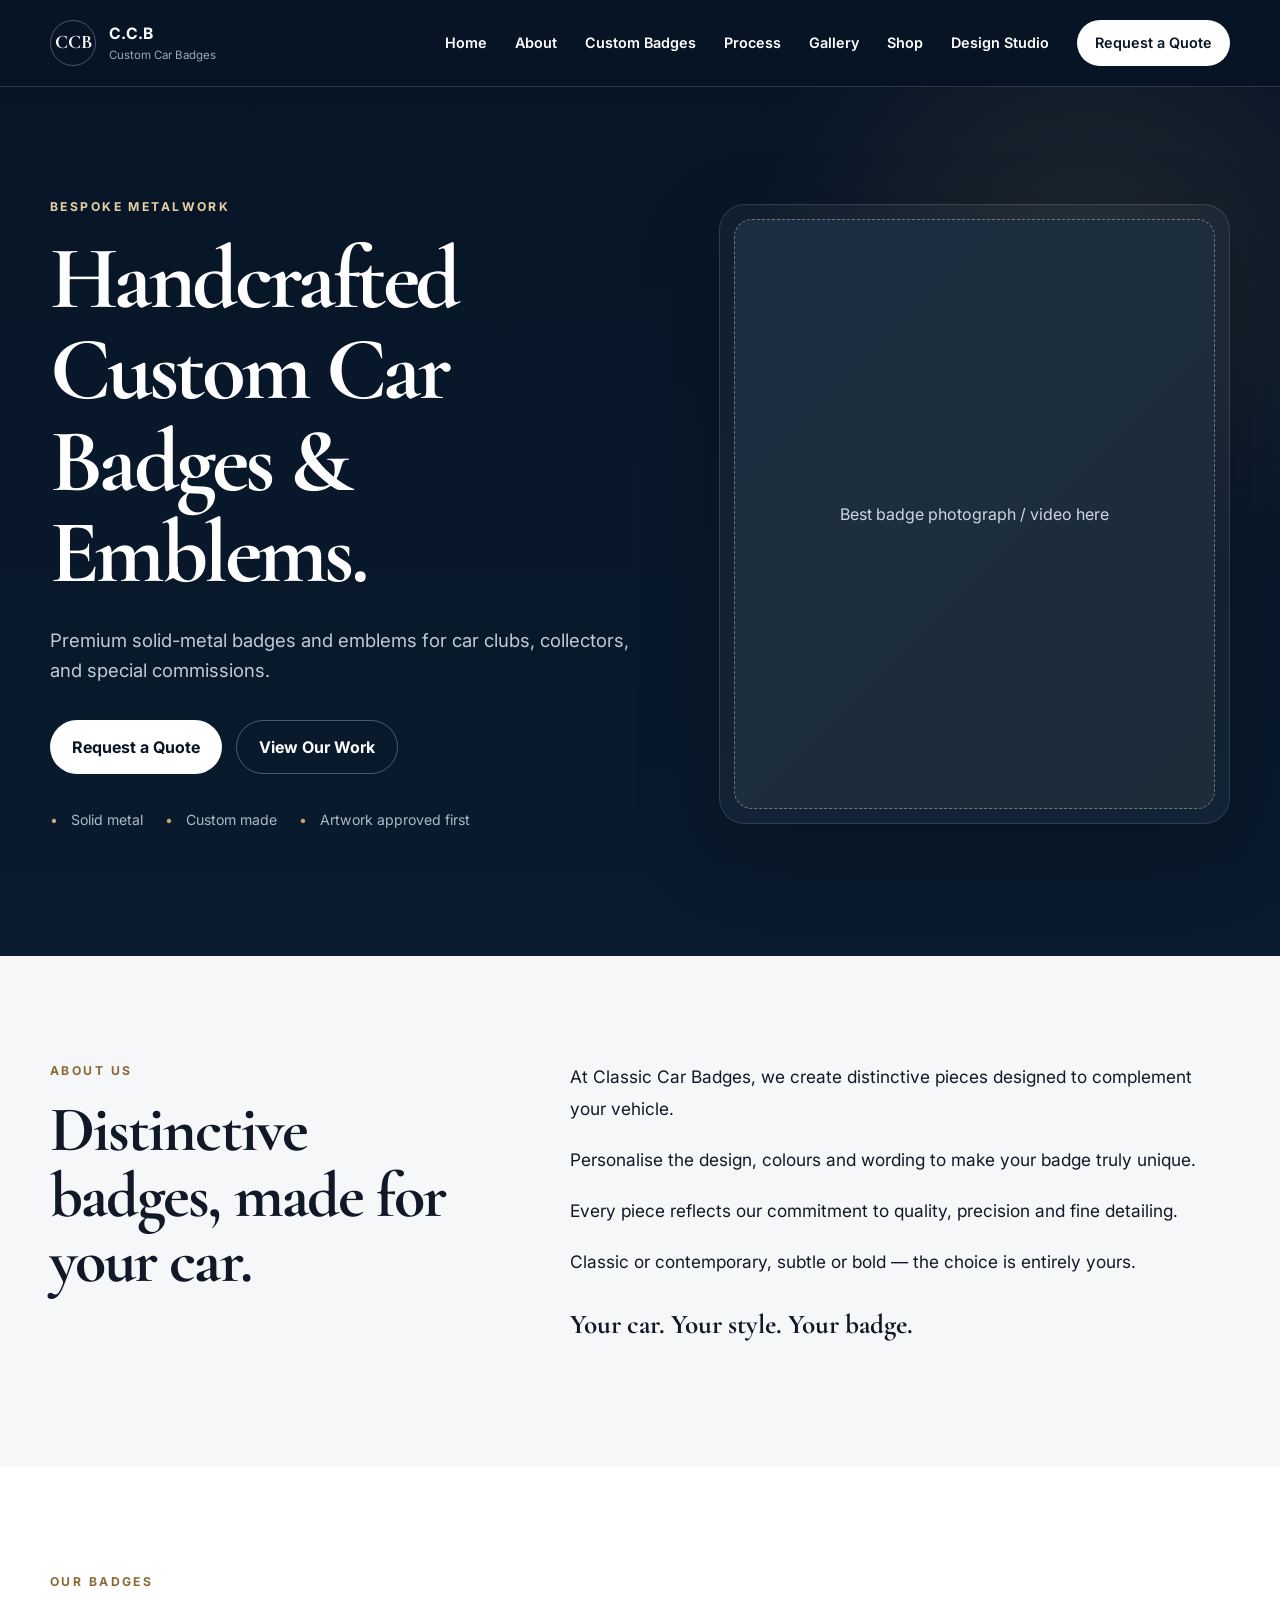
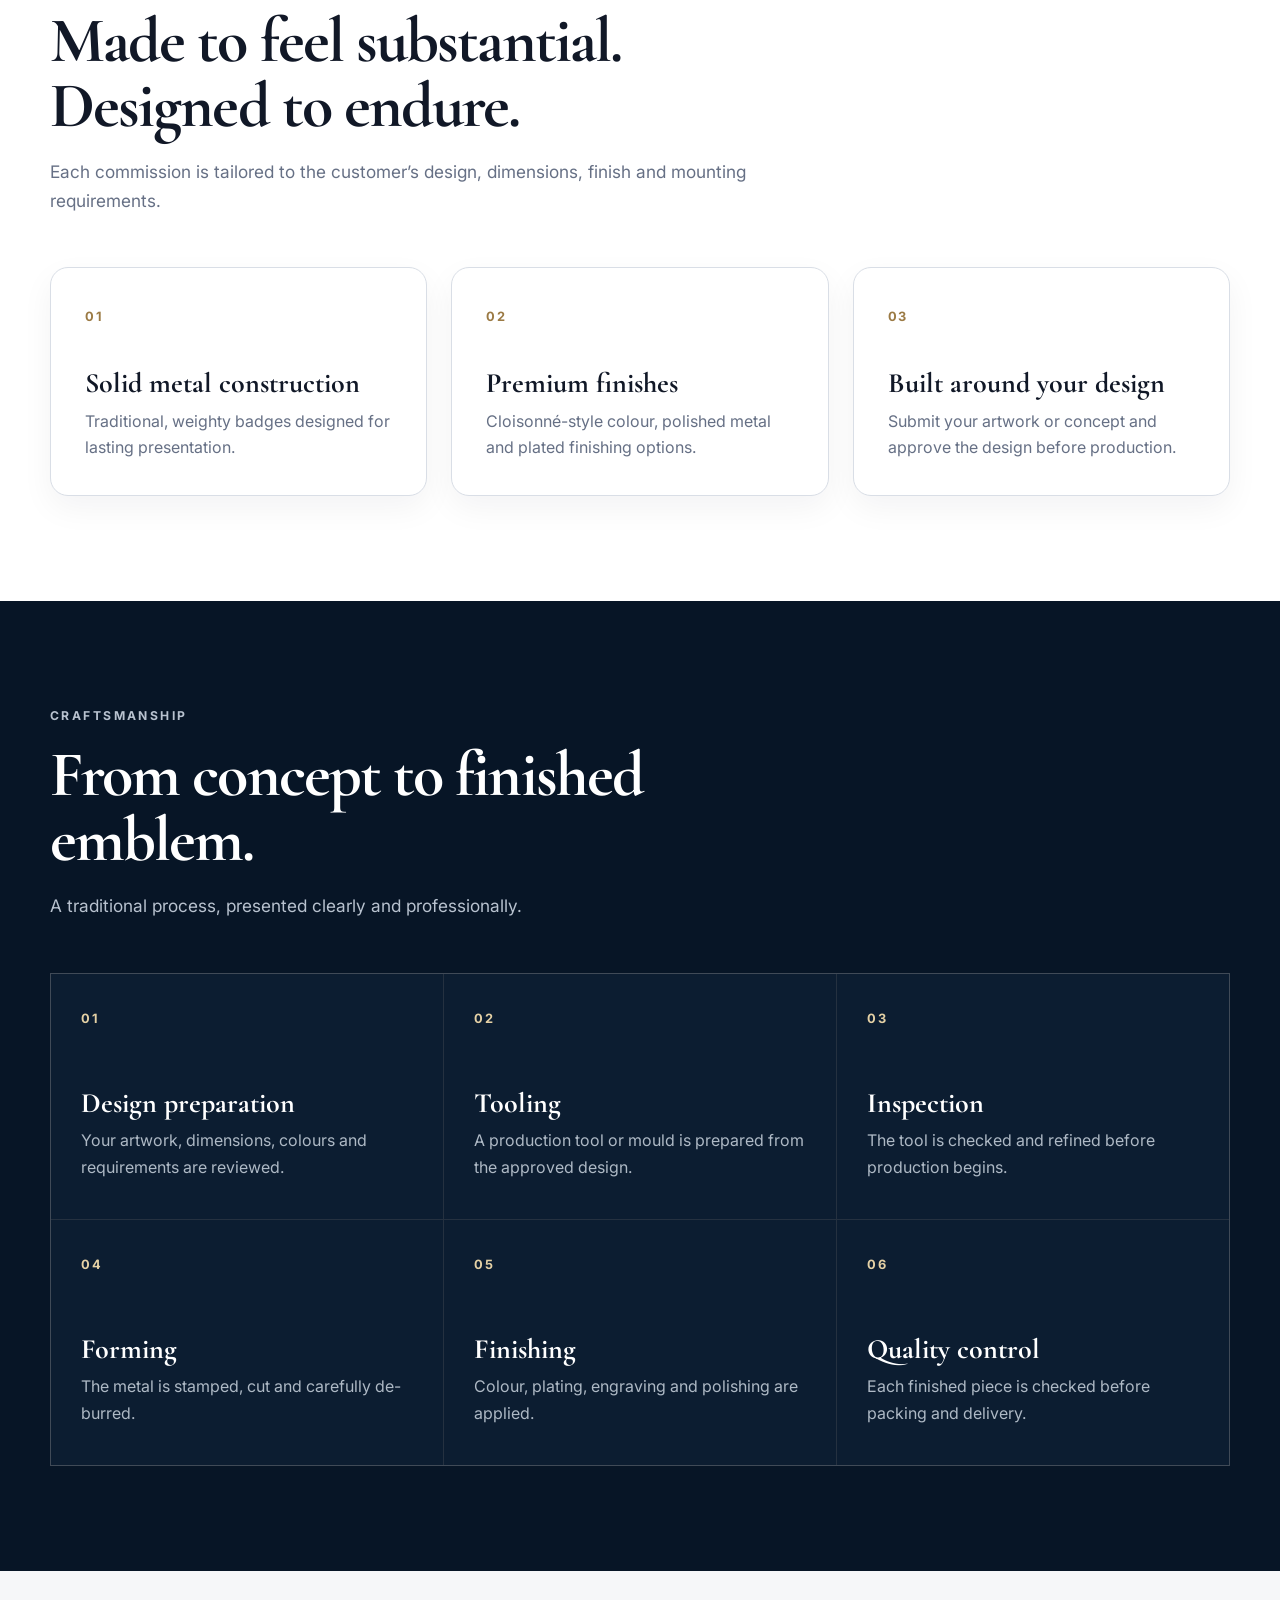
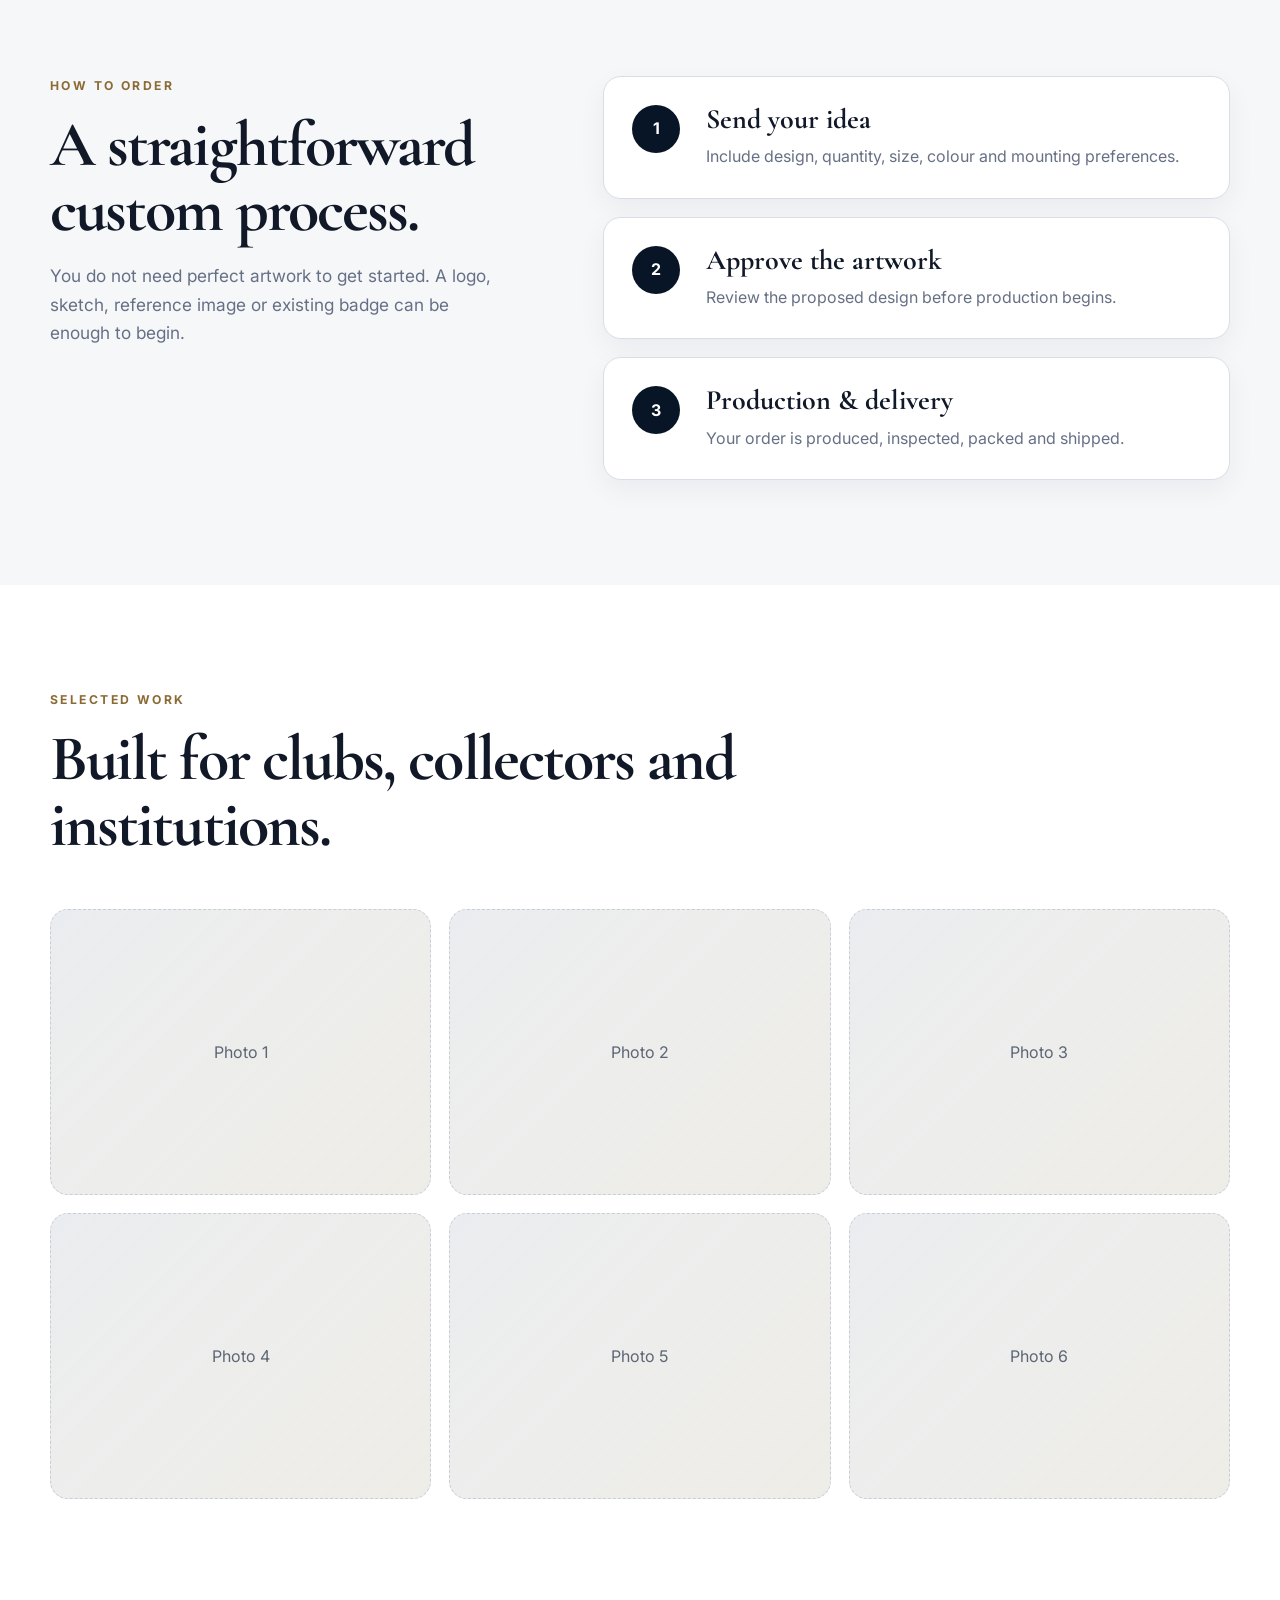
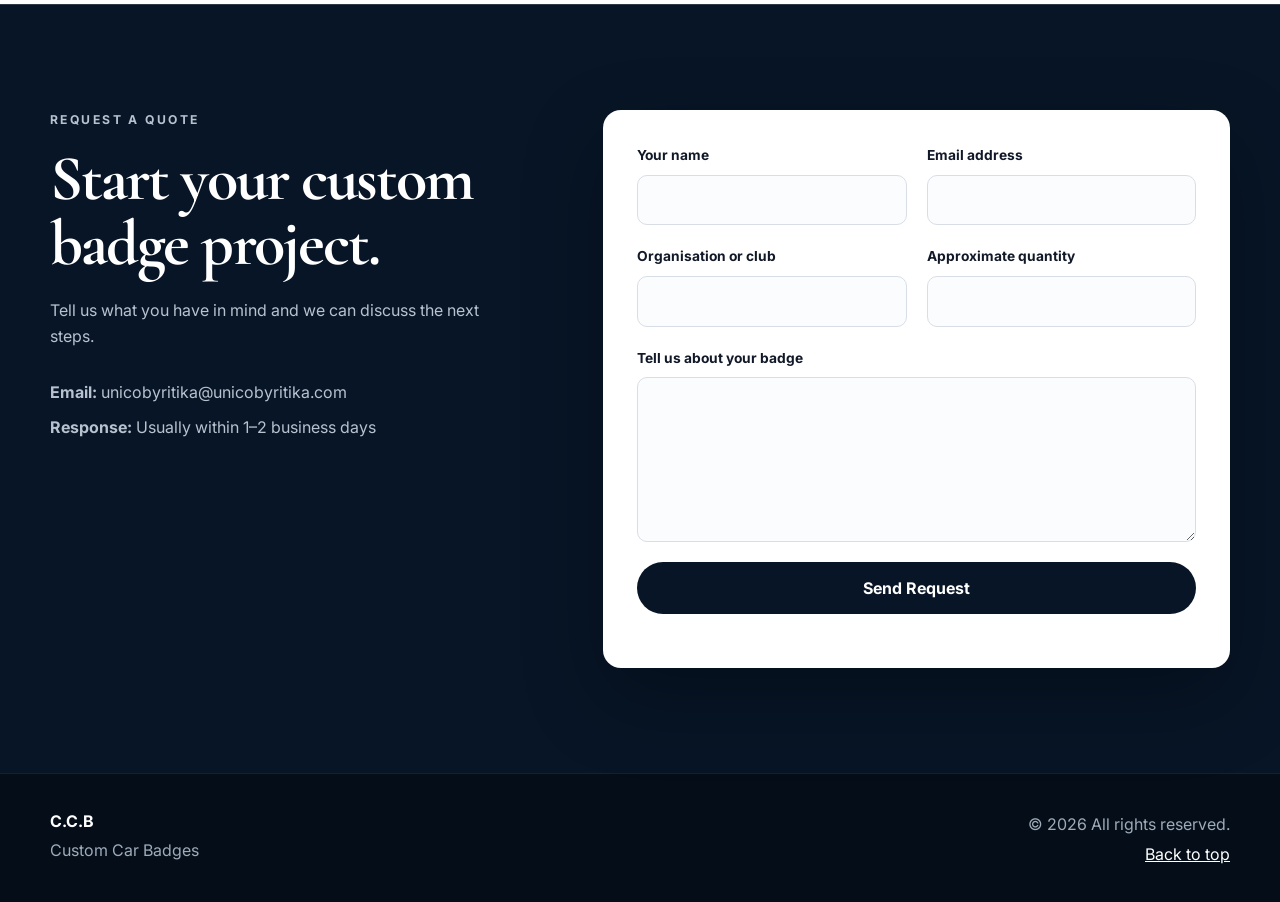
<file: index.html>
<!DOCTYPE html>
<html lang="en">
<head>
  <meta charset="UTF-8">
  <meta name="viewport" content="width=device-width, initial-scale=1.0">

  <title>Custom Car Badges | C.C.B</title>

  <meta
    name="description"
    content="Premium custom-made solid metal car badges, club emblems and special commissions."
  >

  <link rel="preconnect" href="https://fonts.googleapis.com">
  <link rel="preconnect" href="https://fonts.gstatic.com" crossorigin>

  <link
    href="https://fonts.googleapis.com/css2?family=Cormorant+Garamond:wght@600;700&family=Inter:wght@400;500;600;700&display=swap"
    rel="stylesheet"
  >

  <link rel="stylesheet" href="styles.css">
  <script src="script.js" defer></script>
</head>

<body>

  <header class="site-header">

    <div class="container nav-wrap">

      <a
        class="brand"
        href="#home"
        aria-label="C.C.B home"
      >

        <span class="brand-mark">
          CCB
        </span>

        <span class="brand-copy">
          <strong>C.C.B</strong>
          <small>Custom Car Badges</small>
        </span>

      </a>


      <button
        class="menu-button"
        type="button"
        aria-expanded="false"
        aria-controls="main-navigation"
      >
        Menu
      </button>


      <nav id="main-navigation" class="main-nav" aria-label="Main navigation">

  <a href="#home">Home</a>

  <a href="#about">About</a>

  <a href="#badges">Custom Badges</a>

  <a href="#process">Process</a>

  <a href="#gallery">Gallery</a>

  <a href="shop.html">Shop</a>

  <a href="design.html">Design Studio</a>

  <a class="nav-cta" href="#contact">
    Request a Quote
  </a>

</nav>

    </div>

  </header>


  <main>


    <!-- HERO -->

    <section
      id="home"
      class="hero"
    >

      <div class="container hero-grid">

        <div class="hero-copy">

          <p class="eyebrow">
            Bespoke metalwork
          </p>

          <h1>
            Handcrafted Custom Car Badges &amp; Emblems.
          </h1>

          <p class="hero-text">
            Premium solid-metal badges and emblems for car clubs,
            collectors, and special commissions.
          </p>


          <div class="button-row">

            <a
              class="button button-primary"
              href="#contact"
            >
              Request a Quote
            </a>

            <a
              class="button button-secondary"
              href="#gallery"
            >
              View Our Work
            </a>

          </div>


          <div class="trust-row">

            <span>
              Solid metal
            </span>

            <span>
              Custom made
            </span>

            <span>
              Artwork approved first
            </span>

          </div>

        </div>


        <div class="hero-visual">

          <div class="image-placeholder image-placeholder-large">

            <span>
              Best badge photograph / video here
            </span>

          </div>

        </div>

      </div>

    </section>

<!-- ABOUT US -->

<section id="about" class="section section-offwhite">

  <div class="container about-grid">

    <div class="about-heading">

      <p class="eyebrow dark">
        About Us
      </p>

      <h2>
        Distinctive badges, made for your car.
      </h2>

    </div>

    <div class="about-copy">

      <p>
        At Classic Car Badges, we create distinctive pieces
        designed to complement your vehicle.
      </p>

      <p>
        Personalise the design, colours and wording to make
        your badge truly unique.
      </p>

      <p>
        Every piece reflects our commitment to quality,
        precision and fine detailing.
      </p>

      <p>
        Classic or contemporary, subtle or bold — the choice
        is entirely yours.
      </p>

      <p class="about-signoff">
        Your car. Your style. Your badge.
      </p>

    </div>

  </div>

</section>

    <!-- BADGES -->

    <section
      id="badges"
      class="section section-white"
    >

      <div class="container">

        <div class="section-heading">

          <p class="eyebrow dark">
            Our badges
          </p>

          <h2>
            Made to feel substantial. Designed to endure.
          </h2>

          <p>
            Each commission is tailored to the customer’s design,
            dimensions, finish and mounting requirements.
          </p>

        </div>


        <div class="feature-grid">

          <article class="feature-card">

            <span class="feature-number">
              01
            </span>

            <h3>
              Solid metal construction
            </h3>

            <p>
              Traditional, weighty badges designed for lasting presentation.
            </p>

          </article>


          <article class="feature-card">

            <span class="feature-number">
              02
            </span>

            <h3>
              Premium finishes
            </h3>

            <p>
              Cloisonné-style colour, polished metal and plated finishing options.
            </p>

          </article>


          <article class="feature-card">

            <span class="feature-number">
              03
            </span>

            <h3>
              Built around your design
            </h3>

            <p>
              Submit your artwork or concept and approve the design before production.
            </p>

          </article>

        </div>

      </div>

    </section>



    <!-- PROCESS -->

    <section
      id="process"
      class="section section-navy"
    >

      <div class="container">

        <div class="section-heading">

          <p class="eyebrow">
            Craftsmanship
          </p>

          <h2>
            From concept to finished emblem.
          </h2>

          <p>
            A traditional process, presented clearly and professionally.
          </p>

        </div>


        <ol class="process-grid">

          <li>

            <span class="process-number">
              01
            </span>

            <h3>
              Design preparation
            </h3>

            <p>
              Your artwork, dimensions, colours and requirements are reviewed.
            </p>

          </li>


          <li>

            <span class="process-number">
              02
            </span>

            <h3>
              Tooling
            </h3>

            <p>
              A production tool or mould is prepared from the approved design.
            </p>

          </li>


          <li>

            <span class="process-number">
              03
            </span>

            <h3>
              Inspection
            </h3>

            <p>
              The tool is checked and refined before production begins.
            </p>

          </li>


          <li>

            <span class="process-number">
              04
            </span>

            <h3>
              Forming
            </h3>

            <p>
              The metal is stamped, cut and carefully de-burred.
            </p>

          </li>


          <li>

            <span class="process-number">
              05
            </span>

            <h3>
              Finishing
            </h3>

            <p>
              Colour, plating, engraving and polishing are applied.
            </p>

          </li>


          <li>

            <span class="process-number">
              06
            </span>

            <h3>
              Quality control
            </h3>

            <p>
              Each finished piece is checked before packing and delivery.
            </p>

          </li>

        </ol>

      </div>

    </section>



    <!-- HOW TO ORDER -->

    <section
      id="order"
      class="section section-offwhite"
    >

      <div class="container order-grid">

        <div>

          <p class="eyebrow dark">
            How to order
          </p>

          <h2>
            A straightforward custom process.
          </h2>

          <p class="lead-dark">
            You do not need perfect artwork to get started.
            A logo, sketch, reference image or existing badge
            can be enough to begin.
          </p>

        </div>


        <div class="order-steps">

          <article>

            <span>
              1
            </span>

            <div>

              <h3>
                Send your idea
              </h3>

              <p>
                Include design, quantity, size, colour and mounting preferences.
              </p>

            </div>

          </article>


          <article>

            <span>
              2
            </span>

            <div>

              <h3>
                Approve the artwork
              </h3>

              <p>
                Review the proposed design before production begins.
              </p>

            </div>

          </article>


          <article>

            <span>
              3
            </span>

            <div>

              <h3>
                Production &amp; delivery
              </h3>

              <p>
                Your order is produced, inspected, packed and shipped.
              </p>

            </div>

          </article>

        </div>

      </div>

    </section>



    <!-- GALLERY -->

    <section
      id="gallery"
      class="section section-white"
    >

      <div class="container">

        <div class="section-heading">

          <p class="eyebrow dark">
            Selected work
          </p>

          <h2>
            Built for clubs, collectors and institutions.
          </h2>

          <p>
        
          </p>

        </div>


        <div class="gallery-grid">

          <div class="image-placeholder">
            <span>Photo 1</span>
          </div>

          <div class="image-placeholder">
            <span>Photo 2</span>
          </div>

          <div class="image-placeholder">
            <span>Photo 3</span>
          </div>

          <div class="image-placeholder">
            <span>Photo 4</span>
          </div>

          <div class="image-placeholder">
            <span>Photo 5</span>
          </div>

          <div class="image-placeholder">
            <span>Photo 6</span>
          </div>

        </div>

      </div>

    </section>



    <!-- CONTACT -->

    <section
      id="contact"
      class="section section-navy contact-section"
    >

      <div class="container contact-grid">

        <div>

          <p class="eyebrow">
            Request a quote
          </p>

          <h2>
            Start your custom badge project.
          </h2>

          <p>
            Tell us what you have in mind and we can discuss the next steps.
          </p>


          <div class="contact-meta">

            <p>
              <strong>Email:</strong>
              unicobyritika@unicobyritika.com
            </p>

            <p>
              <strong>Response:</strong>
              Usually within 1–2 business days
            </p>

          </div>

        </div>


        <form
          class="quote-form"
          id="quote-form"
        >

          <label>
            Your name

            <input
              type="text"
              name="name"
              autocomplete="name"
              required
            >
          </label>


          <label>
            Email address

            <input
              type="email"
              name="email"
              autocomplete="email"
              required
            >
          </label>


          <label>
            Organisation or club

            <input
              type="text"
              name="organisation"
            >
          </label>


          <label>
            Approximate quantity

            <input
              type="number"
              name="quantity"
              min="1"
            >
          </label>


          <label class="full-width">

            Tell us about your badge

            <textarea
              name="message"
              rows="6"
              required
            ></textarea>

          </label>


          <button
            class="button button-primary full-width"
            type="submit"
          >
            Send Request
          </button>


          <p
            id="form-message"
            class="form-message full-width"
            aria-live="polite"
          ></p>

        </form>

      </div>

    </section>


  </main>



  <!-- FOOTER -->

  <footer class="site-footer">

    <div class="container footer-row">

      <div>

        <strong>
          C.C.B
        </strong>

        <p>
          Custom Car Badges
        </p>

      </div>


      <div class="footer-right">

        <p>
          © <span id="current-year"></span>
          All rights reserved.
        </p>

        <a href="#home">
          Back to top
        </a>

      </div>

    </div>

  </footer>


</body>
</html>
</file>
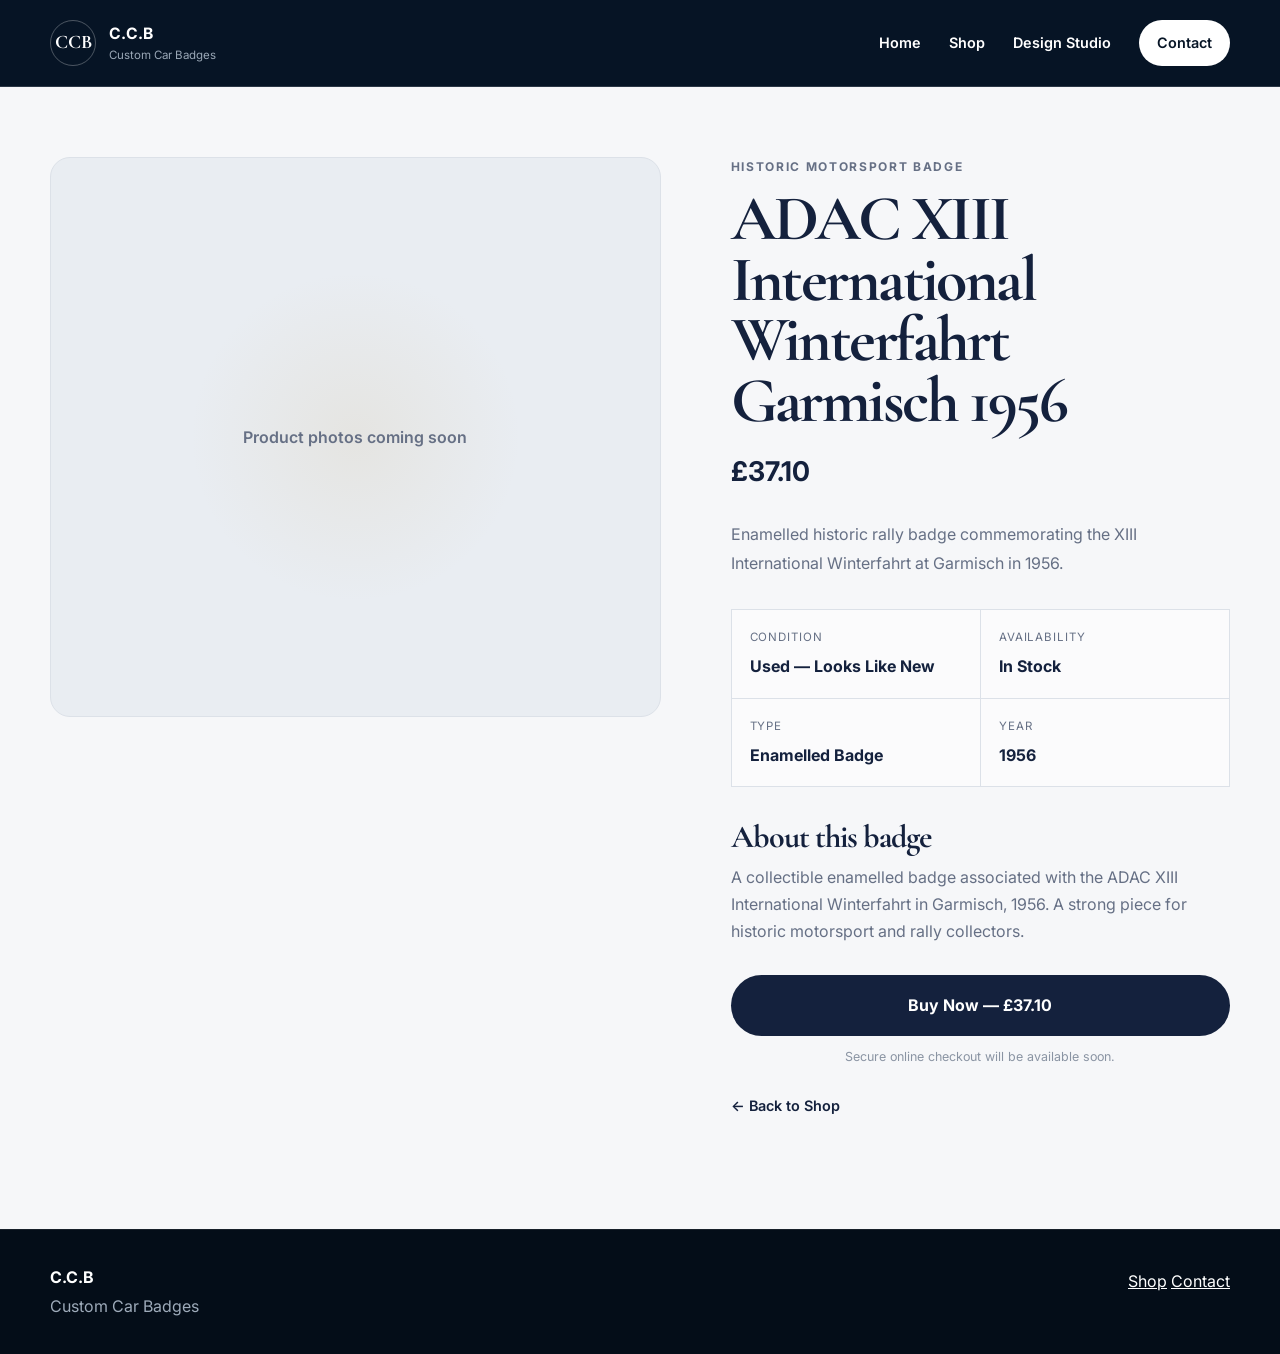
<file: adac-winterfahrt-1956.html>
<!DOCTYPE html>
<html lang="en">

<head>
  <meta charset="UTF-8">
  <meta name="viewport" content="width=device-width, initial-scale=1.0">

  <title>ADAC XIII International Winterfahrt Garmisch 1956 | C.C.B</title>

  <link rel="preconnect" href="https://fonts.googleapis.com">
  <link rel="preconnect" href="https://fonts.gstatic.com" crossorigin>

  <link
    href="https://fonts.googleapis.com/css2?family=Cormorant+Garamond:wght@600;700&family=Inter:wght@400;500;600;700&display=swap"
    rel="stylesheet"
  >

  <link rel="stylesheet" href="styles.css">
  <link rel="stylesheet" href="product.css">
</head>

<body>

  <header class="site-header">
    <div class="container nav-wrap">

      <a class="brand" href="index.html">
        <span class="brand-mark">CCB</span>

        <span class="brand-copy">
          <strong>C.C.B</strong>
          <small>Custom Car Badges</small>
        </span>
      </a>

      <nav class="main-nav">
        <a href="index.html">Home</a>
        <a href="shop.html">Shop</a>
        <a href="design.html">Design Studio</a>
        <a href="index.html#contact" class="nav-cta">Contact</a>
      </nav>

    </div>
  </header>

  <main>

    <section class="product-page-section">

      <div class="container product-page-grid">

        <div class="product-photo-coming">
          Product photos coming soon
        </div>

        <div class="product-details">

          <p class="eyebrow">
            HISTORIC MOTORSPORT BADGE
          </p>

          <h1>
            ADAC XIII International Winterfahrt Garmisch 1956
          </h1>

          <p class="product-page-price">
            £37.10
          </p>

          <p class="product-page-description">
            Enamelled historic rally badge commemorating the XIII International
            Winterfahrt at Garmisch in 1956.
          </p>

          <div class="product-specs">

            <div>
              <span>Condition</span>
              <strong>Used — Looks Like New</strong>
            </div>

            <div>
              <span>Availability</span>
              <strong>In Stock</strong>
            </div>

            <div>
              <span>Type</span>
              <strong>Enamelled Badge</strong>
            </div>

            <div>
              <span>Year</span>
              <strong>1956</strong>
            </div>

          </div>

          <div class="product-notes">

            <h2>
              About this badge
            </h2>

            <p>
              A collectible enamelled badge associated with the ADAC
              XIII International Winterfahrt in Garmisch, 1956.
              A strong piece for historic motorsport and rally collectors.
            </p>

          </div>

          <button class="product-buy-button" type="button">
            Buy Now — £37.10
          </button>

          <p class="product-buy-note">
            Secure online checkout will be available soon.
          </p>

          <a href="shop.html" class="back-to-shop">
            ← Back to Shop
          </a>

        </div>

      </div>

    </section>

  </main>

  <footer class="site-footer">
    <div class="container footer-row">

      <div>
        <strong>C.C.B</strong>
        <p>Custom Car Badges</p>
      </div>

      <div class="footer-right">
        <a href="shop.html">Shop</a>
        <a href="index.html#contact">Contact</a>
      </div>

    </div>
  </footer>

</body>
</html>
</file>
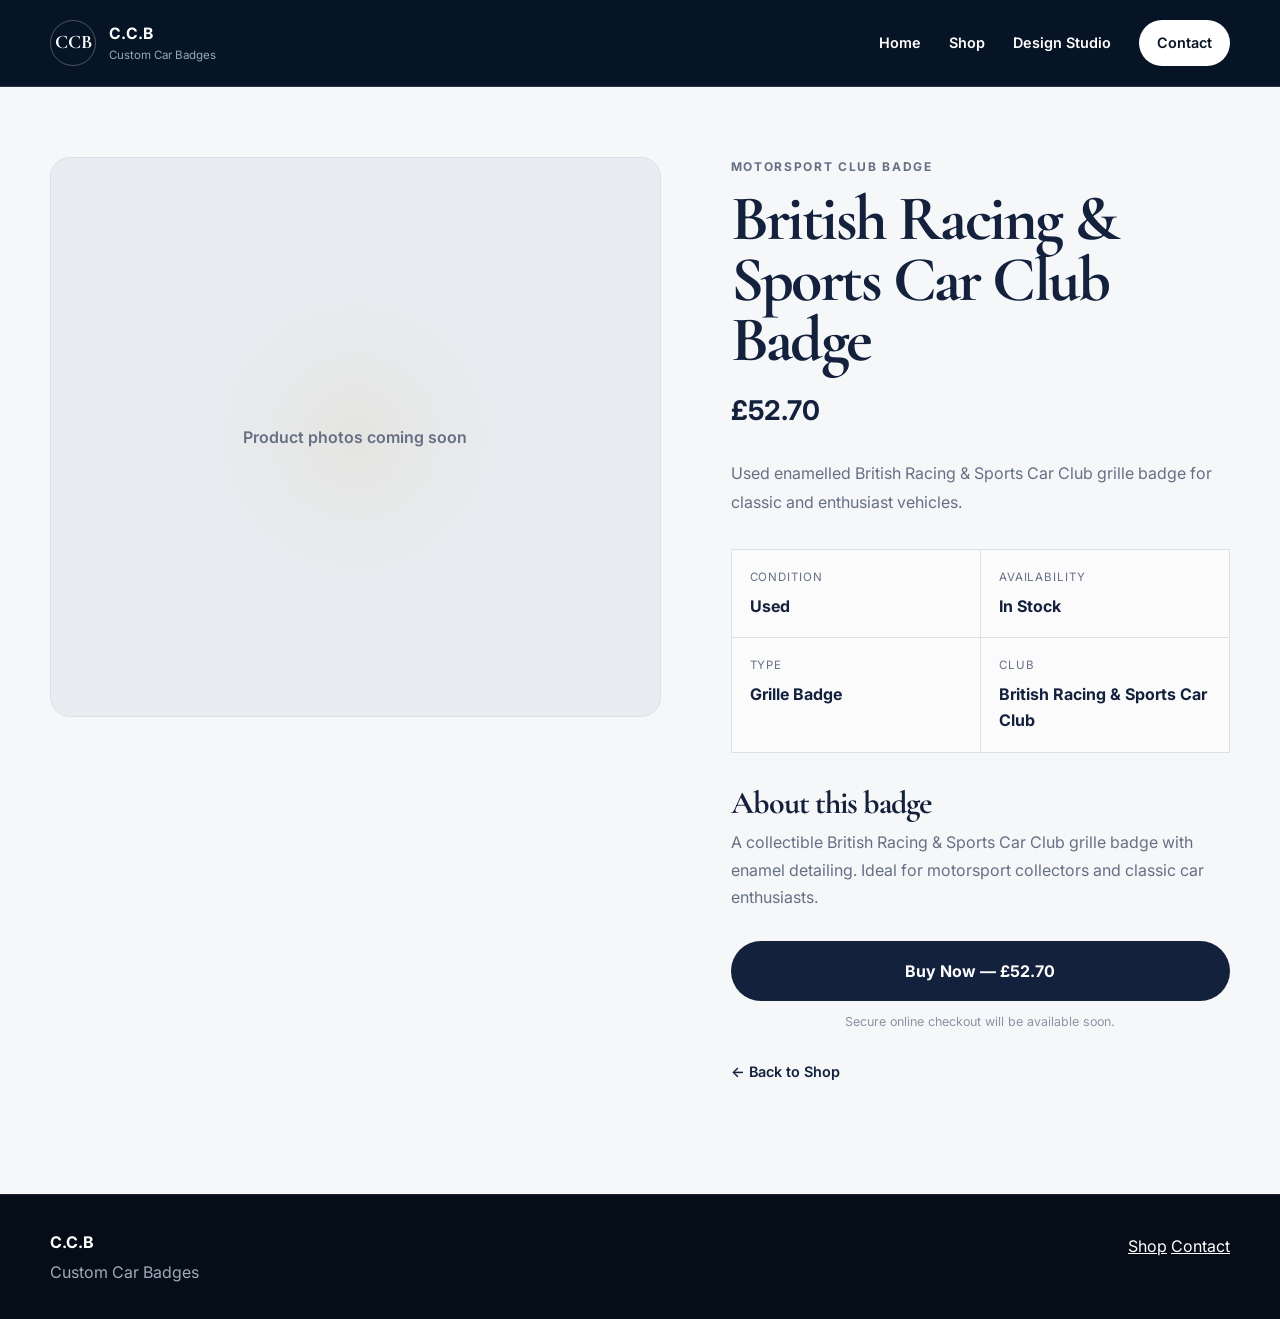
<file: british-racing-sports-car-club.html>
<!DOCTYPE html>
<html lang="en">

<head>
  <meta charset="UTF-8">
  <meta name="viewport" content="width=device-width, initial-scale=1.0">

  <title>British Racing & Sports Car Club Badge | C.C.B</title>

  <link rel="preconnect" href="https://fonts.googleapis.com">
  <link rel="preconnect" href="https://fonts.gstatic.com" crossorigin>

  <link
    href="https://fonts.googleapis.com/css2?family=Cormorant+Garamond:wght@600;700&family=Inter:wght@400;500;600;700&display=swap"
    rel="stylesheet"
  >

  <link rel="stylesheet" href="styles.css">
  <link rel="stylesheet" href="product.css">
</head>

<body>

  <header class="site-header">
    <div class="container nav-wrap">

      <a class="brand" href="index.html">
        <span class="brand-mark">CCB</span>

        <span class="brand-copy">
          <strong>C.C.B</strong>
          <small>Custom Car Badges</small>
        </span>
      </a>

      <nav class="main-nav">
        <a href="index.html">Home</a>
        <a href="shop.html">Shop</a>
        <a href="design.html">Design Studio</a>
        <a href="index.html#contact" class="nav-cta">Contact</a>
      </nav>

    </div>
  </header>

  <main>

    <section class="product-page-section">

      <div class="container product-page-grid">

        <div class="product-photo-coming">
          Product photos coming soon
        </div>

        <div class="product-details">

          <p class="eyebrow">
            MOTORSPORT CLUB BADGE
          </p>

          <h1>
            British Racing & Sports Car Club Badge
          </h1>

          <p class="product-page-price">
            £52.70
          </p>

          <p class="product-page-description">
            Used enamelled British Racing & Sports Car Club grille badge
            for classic and enthusiast vehicles.
          </p>

          <div class="product-specs">

            <div>
              <span>Condition</span>
              <strong>Used</strong>
            </div>

            <div>
              <span>Availability</span>
              <strong>In Stock</strong>
            </div>

            <div>
              <span>Type</span>
              <strong>Grille Badge</strong>
            </div>

            <div>
              <span>Club</span>
              <strong>British Racing & Sports Car Club</strong>
            </div>

          </div>

          <div class="product-notes">

            <h2>
              About this badge
            </h2>

            <p>
              A collectible British Racing & Sports Car Club grille badge
              with enamel detailing. Ideal for motorsport collectors
              and classic car enthusiasts.
            </p>

          </div>

          <button class="product-buy-button" type="button">
            Buy Now — £52.70
          </button>

          <p class="product-buy-note">
            Secure online checkout will be available soon.
          </p>

          <a href="shop.html" class="back-to-shop">
            ← Back to Shop
          </a>

        </div>

      </div>

    </section>

  </main>

  <footer class="site-footer">
    <div class="container footer-row">

      <div>
        <strong>C.C.B</strong>
        <p>Custom Car Badges</p>
      </div>

      <div class="footer-right">
        <a href="shop.html">Shop</a>
        <a href="index.html#contact">Contact</a>
      </div>

    </div>
  </footer>

</body>
</html>
</file>
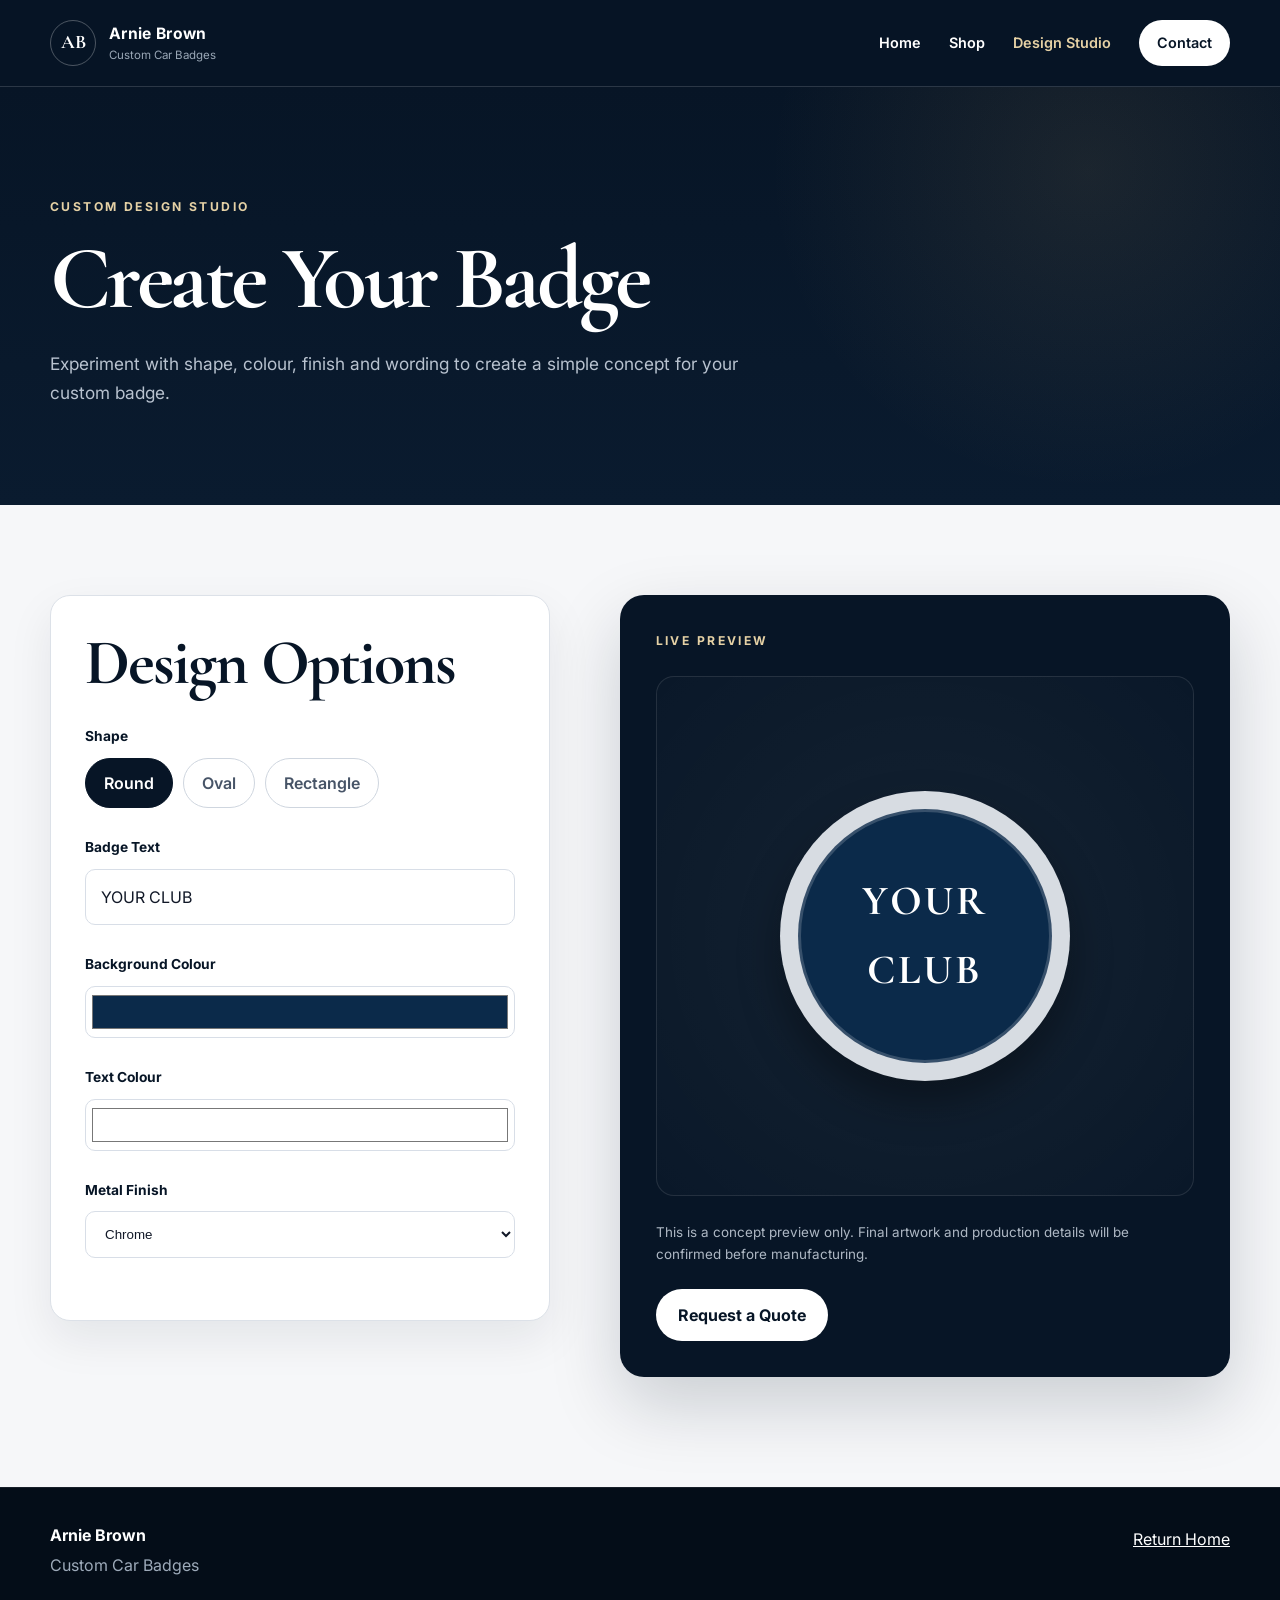
<file: design.html>
<!DOCTYPE html>
<html lang="en">
<head>
  <meta charset="UTF-8">
  <meta name="viewport" content="width=device-width, initial-scale=1.0">

  <title>Design Studio | Arnie Brown</title>

  <link rel="preconnect" href="https://fonts.googleapis.com">
  <link rel="preconnect" href="https://fonts.gstatic.com" crossorigin>

  <link
    href="https://fonts.googleapis.com/css2?family=Cormorant+Garamond:wght@600;700&family=Inter:wght@400;500;600;700&display=swap"
    rel="stylesheet"
  >

  <link rel="stylesheet" href="styles.css">
  <script src="script.js" defer></script>
</head>

<body>

  <header class="site-header">
    <div class="container nav-wrap">

      <a class="brand" href="index.html">
        <span class="brand-mark">AB</span>

        <span class="brand-copy">
          <strong>Arnie Brown</strong>
          <small>Custom Car Badges</small>
        </span>
      </a>

      <nav class="main-nav">
        <a href="index.html">Home</a>
        <a href="shop.html">Shop</a>
        <a href="design.html" class="active-nav">Design Studio</a>
        <a href="index.html#contact" class="nav-cta">Contact</a>
      </nav>

    </div>
  </header>


  <main>

    <section class="design-hero">

      <div class="container">

        <p class="eyebrow">
          Custom Design Studio
        </p>

        <h1>
          Create Your Badge
        </h1>

        <p class="design-intro">
          Experiment with shape, colour, finish and wording to create
          a simple concept for your custom badge.
        </p>

      </div>

    </section>


    <section class="designer-section">

      <div class="container designer-layout">

        <!-- CONTROLS -->

        <div class="designer-controls">

          <h2>Design Options</h2>


          <div class="designer-group">

            <label>Shape</label>

            <div class="designer-button-row">

              <button class="shape-button active" data-shape="round">
                Round
              </button>

              <button class="shape-button" data-shape="oval">
                Oval
              </button>

              <button class="shape-button" data-shape="rectangle">
                Rectangle
              </button>

            </div>

          </div>


          <div class="designer-group">

            <label for="badge-text">
              Badge Text
            </label>

            <input
              id="badge-text"
              type="text"
              value="YOUR CLUB"
              maxlength="24"
            >

          </div>


          <div class="designer-group">

            <label for="background-colour">
              Background Colour
            </label>

            <input
              id="background-colour"
              type="color"
              value="#0b2a4a"
            >

          </div>


          <div class="designer-group">

            <label for="text-colour">
              Text Colour
            </label>

            <input
              id="text-colour"
              type="color"
              value="#ffffff"
            >

          </div>


          <div class="designer-group">

            <label for="metal-colour">
              Metal Finish
            </label>

            <select id="metal-colour">

              <option value="#d7dce2">
                Chrome
              </option>

              <option value="#c9a86a">
                Gold
              </option>

              <option value="#252525">
                Black
              </option>

              <option value="#9c6d3c">
                Brass
              </option>

            </select>

          </div>

        </div>


        <!-- LIVE PREVIEW -->

        <div class="designer-preview-panel">

          <p class="eyebrow">
            Live Preview
          </p>

          <div class="badge-stage">

            <div
              id="badge-preview"
              class="badge-preview round"
            >

              <div class="badge-inner">

                <span id="badge-preview-text">
                  YOUR CLUB
                </span>

              </div>

            </div>

          </div>


          <p class="preview-note">
            This is a concept preview only. Final artwork and production
            details will be confirmed before manufacturing.
          </p>

          <a
            href="index.html#contact"
            class="button button-primary"
          >
            Request a Quote
          </a>

        </div>

      </div>

    </section>

  </main>


  <footer class="site-footer">

    <div class="container footer-row">

      <div>
        <strong>Arnie Brown</strong>
        <p>Custom Car Badges</p>
      </div>

      <div class="footer-right">
        <a href="index.html">Return Home</a>
      </div>

    </div>

  </footer>

</body>
</html>
</file>
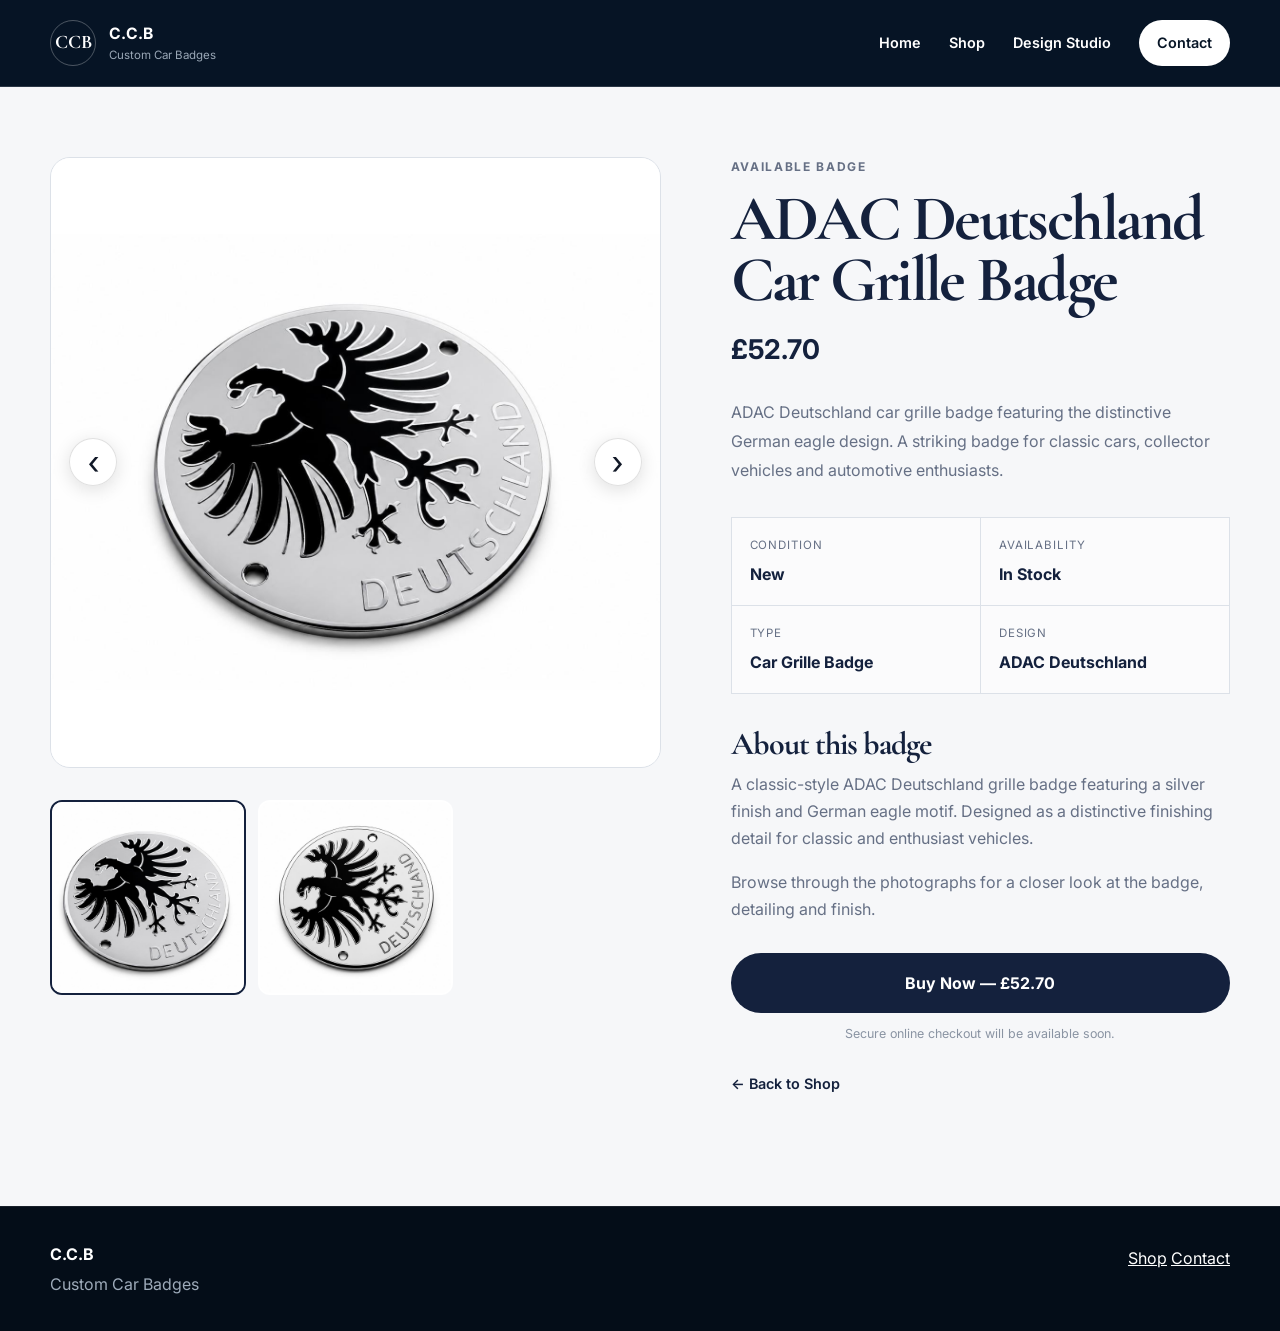
<file: Deutschland.html>
<!DOCTYPE html>
<html lang="en">

<head>
  <meta charset="UTF-8">
  <meta name="viewport" content="width=device-width, initial-scale=1.0">

  <title>ADAC Deutschland Car Grille Badge | C.C.B</title>

  <link rel="preconnect" href="https://fonts.googleapis.com">
  <link rel="preconnect" href="https://fonts.gstatic.com" crossorigin>

  <link
    href="https://fonts.googleapis.com/css2?family=Cormorant+Garamond:wght@600;700&family=Inter:wght@400;500;600;700&display=swap"
    rel="stylesheet"
  >

  <link rel="stylesheet" href="styles.css">

  <style>
    /* PRODUCT PAGE */

    .product-page-section {
      padding: 70px 0 110px;
      background: #f6f7f9;
      color: #111827;
      min-height: 80vh;
    }

    .product-page-grid {
      display: grid;
      grid-template-columns: 1.1fr 0.9fr;
      gap: 70px;
      align-items: start;
    }

    /* MAIN IMAGE */

    .main-product-image {
      position: relative;
      overflow: hidden;

      background: #ffffff;

      border: 1px solid #dce1e8;
      border-radius: 20px;
    }

    .main-product-image img {
      display: block;

      width: 100%;
      aspect-ratio: 1 / 1;

      object-fit: contain;

      background: white;
    }

    /* ARROWS */

    .gallery-arrow {
      position: absolute;
      top: 50%;
      transform: translateY(-50%);
      z-index: 10;

      width: 48px;
      height: 48px;

      display: flex;
      align-items: center;
      justify-content: center;

      padding: 0;

      border: 1px solid rgba(0, 0, 0, 0.12);
      border-radius: 50%;

      background: rgba(255, 255, 255, 0.92);
      color: #111827;

      font-size: 34px;
      line-height: 1;

      cursor: pointer;

      box-shadow: 0 4px 18px rgba(0, 0, 0, 0.12);

      transition:
        transform 0.2s ease,
        background 0.2s ease;
    }

    .gallery-arrow:hover {
      background: #ffffff;
      transform: translateY(-50%) scale(1.06);
    }

    .gallery-arrow-left {
      left: 18px;
    }

    .gallery-arrow-right {
      right: 18px;
    }

    /* THUMBNAILS */

    .product-thumbnails {
      display: grid;
      grid-template-columns: repeat(3, 1fr);
      gap: 12px;

      margin-top: 14px;
    }

    .product-thumbnails img {
      display: block;

      width: 100%;
      aspect-ratio: 1 / 1;

      object-fit: cover;

      background: white;

      border: 2px solid transparent;
      border-radius: 12px;

      cursor: pointer;

      transition:
        border-color 0.2s ease,
        transform 0.2s ease;
    }

    .product-thumbnails img:hover {
      transform: translateY(-2px);
    }

    .product-thumbnails img.active-thumbnail {
      border-color: #14213d;
    }

    /* PRODUCT INFORMATION */

    .product-details {
      position: sticky;
      top: 110px;
    }

    .product-details .eyebrow {
      margin: 0 0 12px;

      color: #667085;

      font-size: 0.75rem;
      font-weight: 700;

      letter-spacing: 0.14em;
    }

    .product-details h1 {
      margin: 0 0 18px;

      color: #14213d;

      font-family: "Cormorant Garamond", serif;
      font-size: clamp(2.8rem, 5vw, 4.8rem);
      line-height: 0.95;
    }

    .product-page-price {
      margin: 0 0 25px;

      color: #14213d;

      font-size: 1.7rem;
      font-weight: 700;
    }

    .product-page-description {
      margin-bottom: 32px;

      color: #667085;

      line-height: 1.8;
    }

    /* SPECS */

    .product-specs {
      display: grid;
      grid-template-columns: repeat(2, 1fr);

      margin-bottom: 34px;

      border-top: 1px solid #dce1e8;
      border-left: 1px solid #dce1e8;
    }

    .product-specs div {
      padding: 18px;

      border-right: 1px solid #dce1e8;
      border-bottom: 1px solid #dce1e8;

      background: rgba(255, 255, 255, 0.5);
    }

    .product-specs span {
      display: block;

      margin-bottom: 6px;

      color: #667085;

      font-size: 0.72rem;
      text-transform: uppercase;
      letter-spacing: 0.08em;
    }

    .product-specs strong {
      color: #14213d;
    }

    /* DESCRIPTION */

    .product-notes {
      margin-bottom: 30px;
    }

    .product-notes h2 {
      margin-bottom: 10px;

      color: #14213d;

      font-family: "Cormorant Garamond", serif;
      font-size: 2rem;
    }

    .product-notes p {
      color: #667085;
      line-height: 1.7;
    }

    /* BUY BUTTON */

    .product-buy-button {
      width: 100%;

      padding: 17px 24px;

      border: 0;
      border-radius: 999px;

      background: #14213d;
      color: white;

      font-size: 1rem;
      font-weight: 700;

      cursor: pointer;

      transition:
        transform 0.2s ease,
        opacity 0.2s ease;
    }

    .product-buy-button:hover {
      transform: translateY(-1px);
      opacity: 0.92;
    }

    .product-buy-note {
      margin: 11px 0 25px;

      color: #8a94a3;

      font-size: 0.78rem;
      text-align: center;
    }

    .back-to-shop {
      color: #14213d;

      font-size: 0.9rem;
      font-weight: 600;

      text-decoration: none;
    }

    .back-to-shop:hover {
      text-decoration: underline;
    }

    /* MOBILE */

    @media (max-width: 900px) {

      .product-page-grid {
        grid-template-columns: 1fr;
        gap: 40px;
      }

      .product-details {
        position: static;
      }

    }

    @media (max-width: 600px) {

      .product-page-section {
        padding: 40px 0 70px;
      }

      .gallery-arrow {
        width: 42px;
        height: 42px;

        font-size: 30px;
      }

      .gallery-arrow-left {
        left: 10px;
      }

      .gallery-arrow-right {
        right: 10px;
      }

      .product-specs {
        grid-template-columns: 1fr;
      }

    }
  </style>

</head>


<body class="product-page">


  <!-- HEADER -->

  <header class="site-header">

    <div class="container nav-wrap">

      <a class="brand" href="index.html">

        <span class="brand-mark">
          CCB
        </span>

        <span class="brand-copy">
          <strong>C.C.B</strong>
          <small>Custom Car Badges</small>
        </span>

      </a>


      <nav class="main-nav">

        <a href="index.html">
          Home
        </a>

        <a href="shop.html">
          Shop
        </a>

        <a href="design.html">
          Design Studio
        </a>

        <a
          href="index.html#contact"
          class="nav-cta"
        >
          Contact
        </a>

      </nav>

    </div>

  </header>


  <!-- PRODUCT -->

  <main>

    <section class="product-page-section">

      <div class="container product-page-grid">


        <!-- PHOTOS -->

        <div class="product-gallery">


          <div class="main-product-image">

            <button
              class="gallery-arrow gallery-arrow-left"
              type="button"
              onclick="previousProductImage()"
              aria-label="Previous product image"
            >
              ‹
            </button>


            <img
              id="main-product-photo"
              src="images/1.JPG"
              alt="ADAC Deutschland car grille badge"
            >


            <button
              class="gallery-arrow gallery-arrow-right"
              type="button"
              onclick="nextProductImage()"
              aria-label="Next product image"
            >
              ›
            </button>

          </div>


          <!-- SMALL PHOTOS -->

    <div class="product-thumbnails">

  <img
    src="images/1.JPG"
    alt="ADAC Deutschland badge front view"
    class="active-thumbnail"
    onclick="selectProductImage(0)"
  >

  <img
    src="images/3.JPG"
    alt="ADAC Deutschland badge additional view"
    onclick="selectProductImage(1)"
  >

</div>

        </div>


        <!-- PRODUCT INFORMATION -->

        <div class="product-details">


          <p class="eyebrow">
            AVAILABLE BADGE
          </p>


          <h1>
            ADAC Deutschland Car Grille Badge
          </h1>


          <p class="product-page-price">
            £52.70
          </p>


          <p class="product-page-description">
            ADAC Deutschland car grille badge featuring the
            distinctive German eagle design. A striking badge
            for classic cars, collector vehicles and automotive
            enthusiasts.
          </p>


          <!-- PRODUCT SPECS -->

          <div class="product-specs">

            <div>
              <span>Condition</span>
              <strong>New</strong>
            </div>

            <div>
              <span>Availability</span>
              <strong>In Stock</strong>
            </div>

            <div>
              <span>Type</span>
              <strong>Car Grille Badge</strong>
            </div>

            <div>
              <span>Design</span>
              <strong>ADAC Deutschland</strong>
            </div>

          </div>


          <!-- ABOUT -->

          <div class="product-notes">

            <h2>
              About this badge
            </h2>

            <p>
              A classic-style ADAC Deutschland grille badge
              featuring a silver finish and German eagle motif.
              Designed as a distinctive finishing detail for
              classic and enthusiast vehicles.
            </p>

            <p>
              Browse through the photographs for a closer look
              at the badge, detailing and finish.
            </p>

          </div>


          <!-- PURCHASE -->

          <button
            class="product-buy-button"
            type="button"
          >
            Buy Now — £52.70
          </button>


          <p class="product-buy-note">
            Secure online checkout will be available soon.
          </p>


          <a
            href="shop.html"
            class="back-to-shop"
          >
            ← Back to Shop
          </a>


        </div>

      </div>

    </section>

  </main>


  <!-- FOOTER -->

  <footer class="site-footer">

    <div class="container footer-row">

      <div>

        <strong>
          C.C.B
        </strong>

        <p>
          Custom Car Badges
        </p>

      </div>


      <div class="footer-right">

        <a href="shop.html">
          Shop
        </a>

        <a href="index.html#contact">
          Contact
        </a>

      </div>

    </div>

  </footer>


  <!-- IMAGE GALLERY -->

  <script>

    const productImages = [
      "images/1.JPG",
    
      "images/3.JPG"
    ];


    let currentImageIndex = 0;


    const mainProductPhoto =
      document.getElementById("main-product-photo");


    const thumbnails =
      document.querySelectorAll(".product-thumbnails img");


    function showProductImage(index) {

      currentImageIndex = index;

      mainProductPhoto.src =
        productImages[currentImageIndex];


      thumbnails.forEach((thumbnail, thumbnailIndex) => {

        if (thumbnailIndex === currentImageIndex) {

          thumbnail.classList.add("active-thumbnail");

        } else {

          thumbnail.classList.remove("active-thumbnail");

        }

      });

    }


    function nextProductImage() {

      currentImageIndex++;

      if (currentImageIndex >= productImages.length) {
        currentImageIndex = 0;
      }

      showProductImage(currentImageIndex);

    }


    function previousProductImage() {

      currentImageIndex--;

      if (currentImageIndex < 0) {
        currentImageIndex = productImages.length - 1;
      }

      showProductImage(currentImageIndex);

    }


    function selectProductImage(index) {

      showProductImage(index);

    }

  </script>


</body>

</html>
</file>
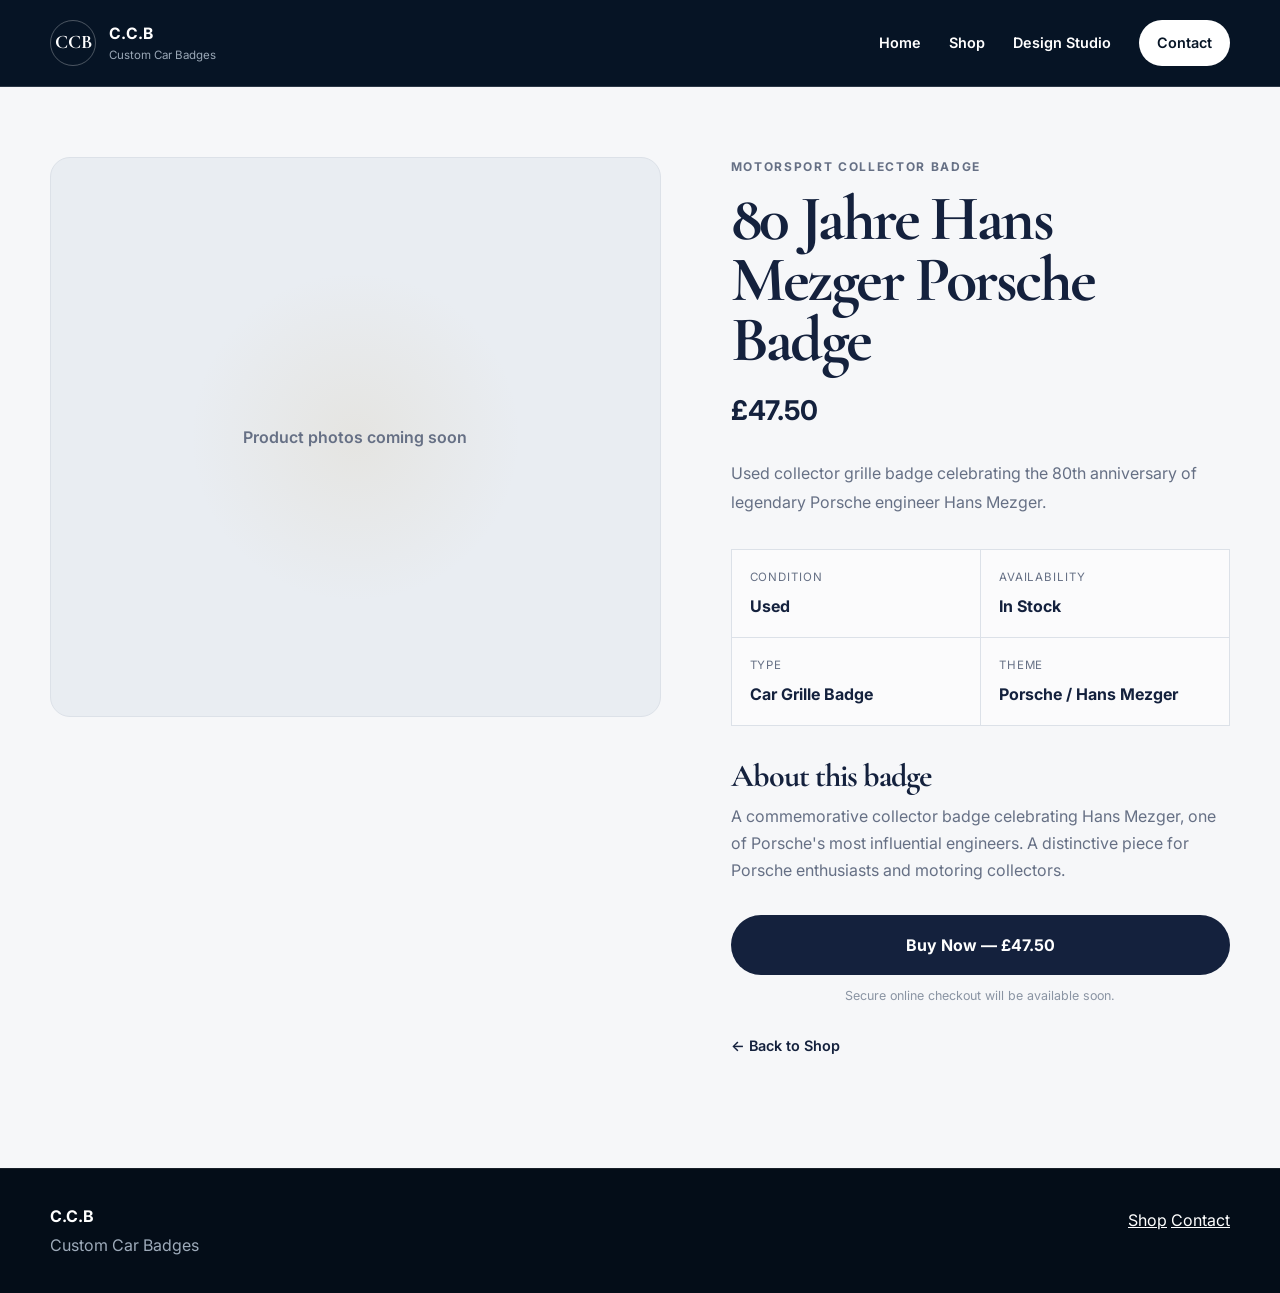
<file: hans-mezger-80.html>
<!DOCTYPE html>
<html lang="en">

<head>
  <meta charset="UTF-8">
  <meta name="viewport" content="width=device-width, initial-scale=1.0">

  <title>80 Jahre Hans Mezger Porsche Badge | C.C.B</title>

  <link rel="preconnect" href="https://fonts.googleapis.com">
  <link rel="preconnect" href="https://fonts.gstatic.com" crossorigin>

  <link
    href="https://fonts.googleapis.com/css2?family=Cormorant+Garamond:wght@600;700&family=Inter:wght@400;500;600;700&display=swap"
    rel="stylesheet"
  >

  <link rel="stylesheet" href="styles.css">
  <link rel="stylesheet" href="product.css">
</head>

<body>

  <header class="site-header">
    <div class="container nav-wrap">

      <a class="brand" href="index.html">
        <span class="brand-mark">CCB</span>

        <span class="brand-copy">
          <strong>C.C.B</strong>
          <small>Custom Car Badges</small>
        </span>
      </a>

      <nav class="main-nav">
        <a href="index.html">Home</a>
        <a href="shop.html">Shop</a>
        <a href="design.html">Design Studio</a>
        <a href="index.html#contact" class="nav-cta">Contact</a>
      </nav>

    </div>
  </header>

  <main>

    <section class="product-page-section">

      <div class="container product-page-grid">

        <div class="product-photo-coming">
          Product photos coming soon
        </div>

        <div class="product-details">

          <p class="eyebrow">
            MOTORSPORT COLLECTOR BADGE
          </p>

          <h1>
            80 Jahre Hans Mezger Porsche Badge
          </h1>

          <p class="product-page-price">
            £47.50
          </p>

          <p class="product-page-description">
            Used collector grille badge celebrating the 80th anniversary
            of legendary Porsche engineer Hans Mezger.
          </p>

          <div class="product-specs">

            <div>
              <span>Condition</span>
              <strong>Used</strong>
            </div>

            <div>
              <span>Availability</span>
              <strong>In Stock</strong>
            </div>

            <div>
              <span>Type</span>
              <strong>Car Grille Badge</strong>
            </div>

            <div>
              <span>Theme</span>
              <strong>Porsche / Hans Mezger</strong>
            </div>

          </div>

          <div class="product-notes">

            <h2>
              About this badge
            </h2>

            <p>
              A commemorative collector badge celebrating Hans Mezger,
              one of Porsche's most influential engineers. A distinctive
              piece for Porsche enthusiasts and motoring collectors.
            </p>

          </div>

          <button class="product-buy-button" type="button">
            Buy Now — £47.50
          </button>

          <p class="product-buy-note">
            Secure online checkout will be available soon.
          </p>

          <a href="shop.html" class="back-to-shop">
            ← Back to Shop
          </a>

        </div>

      </div>

    </section>

  </main>

  <footer class="site-footer">
    <div class="container footer-row">

      <div>
        <strong>C.C.B</strong>
        <p>Custom Car Badges</p>
      </div>

      <div class="footer-right">
        <a href="shop.html">Shop</a>
        <a href="index.html#contact">Contact</a>
      </div>

    </div>
  </footer>

</body>
</html>
</file>
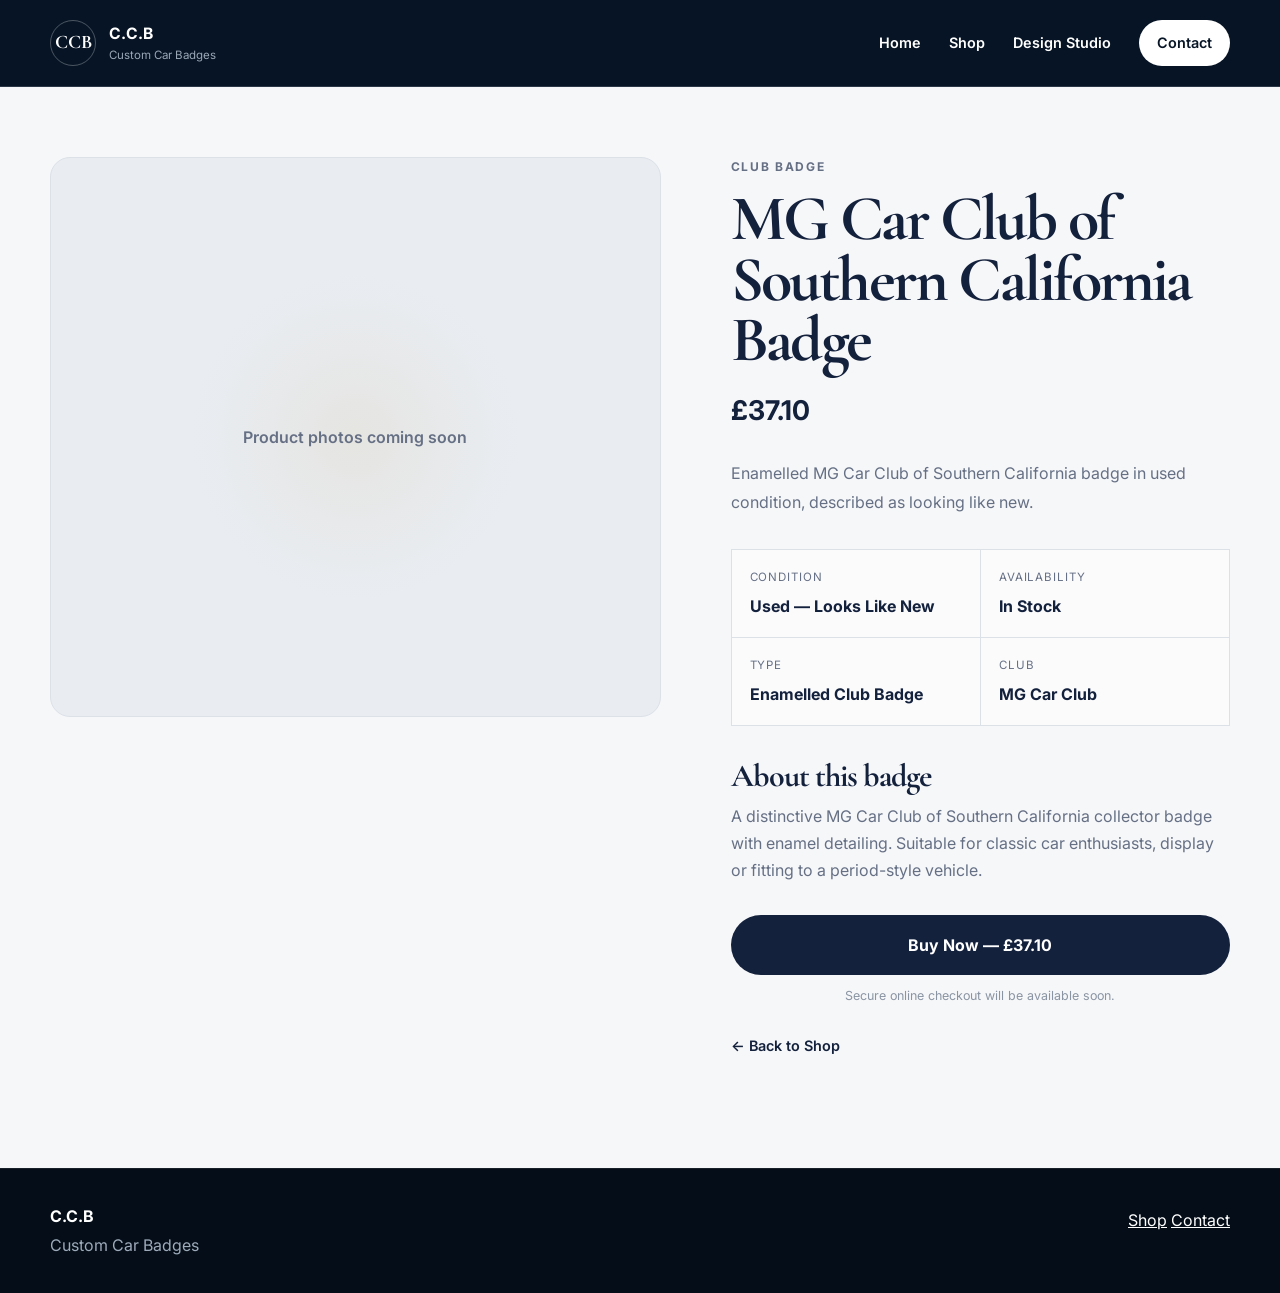
<file: mg-car-club-southern-california.html>
<!DOCTYPE html>
<html lang="en">

<head>
  <meta charset="UTF-8">
  <meta name="viewport" content="width=device-width, initial-scale=1.0">

  <title>MG Car Club Southern California Badge | C.C.B</title>

  <link rel="preconnect" href="https://fonts.googleapis.com">
  <link rel="preconnect" href="https://fonts.gstatic.com" crossorigin>

  <link
    href="https://fonts.googleapis.com/css2?family=Cormorant+Garamond:wght@600;700&family=Inter:wght@400;500;600;700&display=swap"
    rel="stylesheet"
  >

  <link rel="stylesheet" href="styles.css">
  <link rel="stylesheet" href="product.css">
</head>

<body>

  <header class="site-header">
    <div class="container nav-wrap">

      <a class="brand" href="index.html">
        <span class="brand-mark">CCB</span>

        <span class="brand-copy">
          <strong>C.C.B</strong>
          <small>Custom Car Badges</small>
        </span>
      </a>

      <nav class="main-nav">
        <a href="index.html">Home</a>
        <a href="shop.html">Shop</a>
        <a href="design.html">Design Studio</a>
        <a href="index.html#contact" class="nav-cta">Contact</a>
      </nav>

    </div>
  </header>

  <main>

    <section class="product-page-section">

      <div class="container product-page-grid">

        <div class="product-photo-coming">
          Product photos coming soon
        </div>

        <div class="product-details">

          <p class="eyebrow">
            CLUB BADGE
          </p>

          <h1>
            MG Car Club of Southern California Badge
          </h1>

          <p class="product-page-price">
            £37.10
          </p>

          <p class="product-page-description">
            Enamelled MG Car Club of Southern California badge in used condition,
            described as looking like new.
          </p>

          <div class="product-specs">

            <div>
              <span>Condition</span>
              <strong>Used — Looks Like New</strong>
            </div>

            <div>
              <span>Availability</span>
              <strong>In Stock</strong>
            </div>

            <div>
              <span>Type</span>
              <strong>Enamelled Club Badge</strong>
            </div>

            <div>
              <span>Club</span>
              <strong>MG Car Club</strong>
            </div>

          </div>

          <div class="product-notes">

            <h2>
              About this badge
            </h2>

            <p>
              A distinctive MG Car Club of Southern California collector badge
              with enamel detailing. Suitable for classic car enthusiasts,
              display or fitting to a period-style vehicle.
            </p>

          </div>

          <button class="product-buy-button" type="button">
            Buy Now — £37.10
          </button>

          <p class="product-buy-note">
            Secure online checkout will be available soon.
          </p>

          <a href="shop.html" class="back-to-shop">
            ← Back to Shop
          </a>

        </div>

      </div>

    </section>

  </main>

  <footer class="site-footer">
    <div class="container footer-row">

      <div>
        <strong>C.C.B</strong>
        <p>Custom Car Badges</p>
      </div>

      <div class="footer-right">
        <a href="shop.html">Shop</a>
        <a href="index.html#contact">Contact</a>
      </div>

    </div>
  </footer>

</body>
</html>
</file>
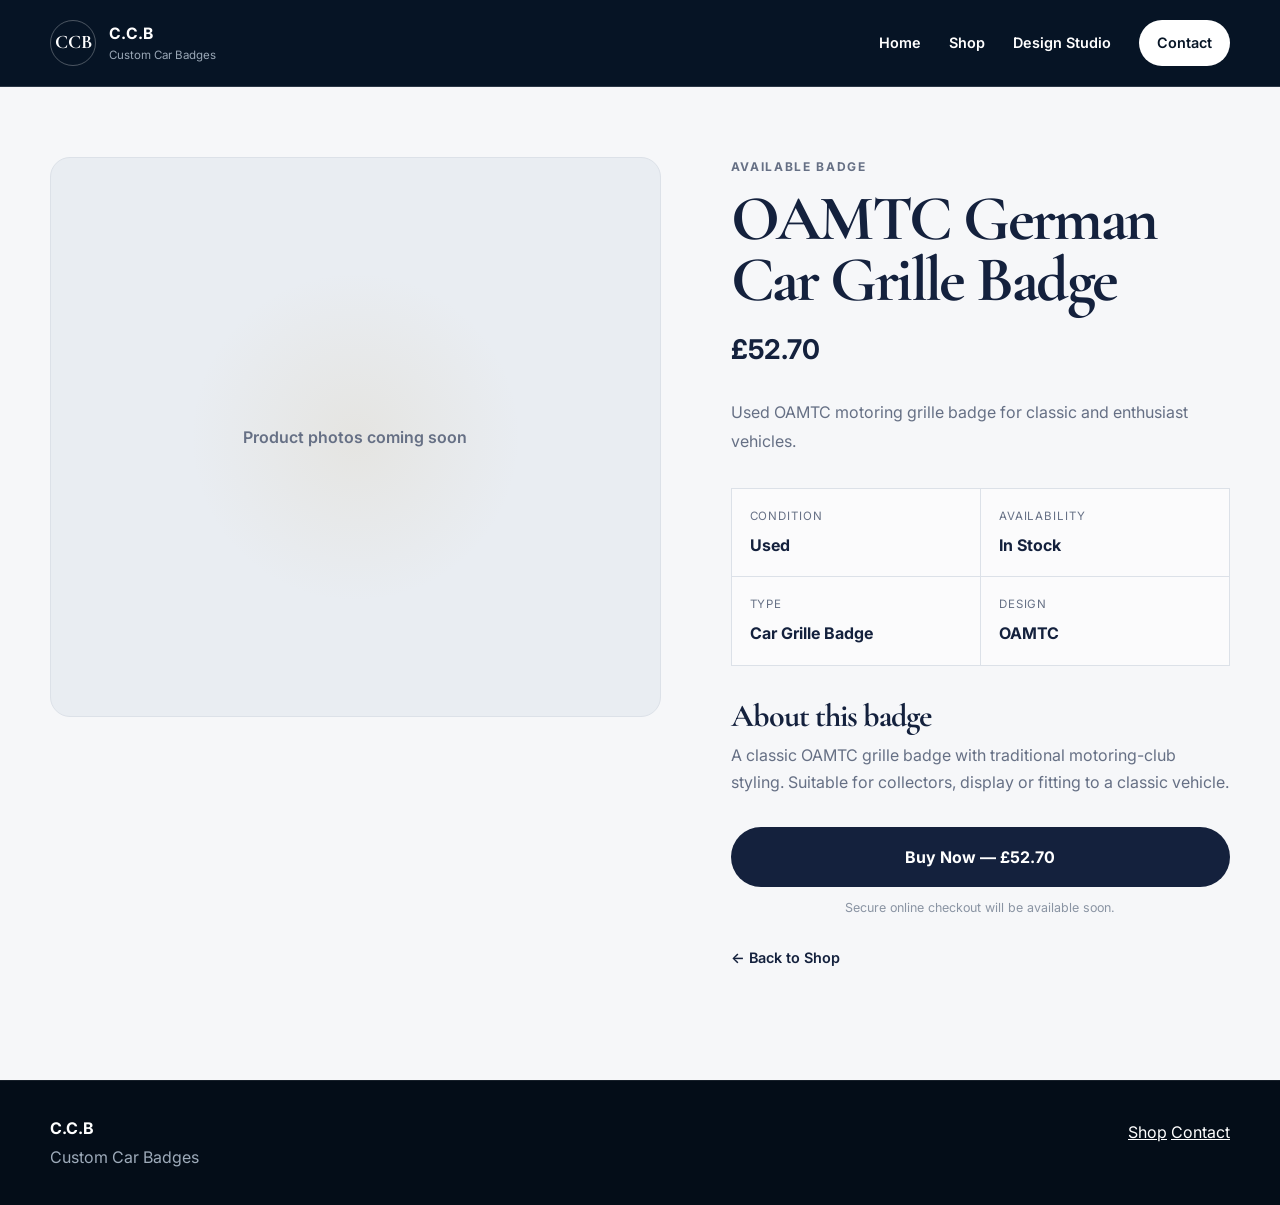
<file: oamtc-german.html>
<!DOCTYPE html>
<html lang="en">

<head>
  <meta charset="UTF-8">
  <meta name="viewport" content="width=device-width, initial-scale=1.0">

  <title>OAMTC German Car Grille Badge | C.C.B</title>

  <link rel="preconnect" href="https://fonts.googleapis.com">
  <link rel="preconnect" href="https://fonts.gstatic.com" crossorigin>

  <link
    href="https://fonts.googleapis.com/css2?family=Cormorant+Garamond:wght@600;700&family=Inter:wght@400;500;600;700&display=swap"
    rel="stylesheet"
  >

  <link rel="stylesheet" href="styles.css">
  <link rel="stylesheet" href="product.css">
</head>

<body>

  <header class="site-header">
    <div class="container nav-wrap">

      <a class="brand" href="index.html">
        <span class="brand-mark">CCB</span>

        <span class="brand-copy">
          <strong>C.C.B</strong>
          <small>Custom Car Badges</small>
        </span>
      </a>

      <nav class="main-nav">
        <a href="index.html">Home</a>
        <a href="shop.html">Shop</a>
        <a href="design.html">Design Studio</a>
        <a href="index.html#contact" class="nav-cta">Contact</a>
      </nav>

    </div>
  </header>

  <main>

    <section class="product-page-section">

      <div class="container product-page-grid">

        <div class="product-photo-coming">
          Product photos coming soon
        </div>

        <div class="product-details">

          <p class="eyebrow">
            AVAILABLE BADGE
          </p>

          <h1>
            OAMTC German Car Grille Badge
          </h1>

          <p class="product-page-price">
            £52.70
          </p>

          <p class="product-page-description">
            Used OAMTC motoring grille badge for classic and enthusiast vehicles.
          </p>

          <div class="product-specs">

            <div>
              <span>Condition</span>
              <strong>Used</strong>
            </div>

            <div>
              <span>Availability</span>
              <strong>In Stock</strong>
            </div>

            <div>
              <span>Type</span>
              <strong>Car Grille Badge</strong>
            </div>

            <div>
              <span>Design</span>
              <strong>OAMTC</strong>
            </div>

          </div>

          <div class="product-notes">

            <h2>
              About this badge
            </h2>

            <p>
              A classic OAMTC grille badge with traditional motoring-club styling.
              Suitable for collectors, display or fitting to a classic vehicle.
            </p>

          </div>

          <button class="product-buy-button" type="button">
            Buy Now — £52.70
          </button>

          <p class="product-buy-note">
            Secure online checkout will be available soon.
          </p>

          <a href="shop.html" class="back-to-shop">
            ← Back to Shop
          </a>

        </div>

      </div>

    </section>

  </main>

  <footer class="site-footer">
    <div class="container footer-row">

      <div>
        <strong>C.C.B</strong>
        <p>Custom Car Badges</p>
      </div>

      <div class="footer-right">
        <a href="shop.html">Shop</a>
        <a href="index.html#contact">Contact</a>
      </div>

    </div>
  </footer>

</body>
</html>
</file>
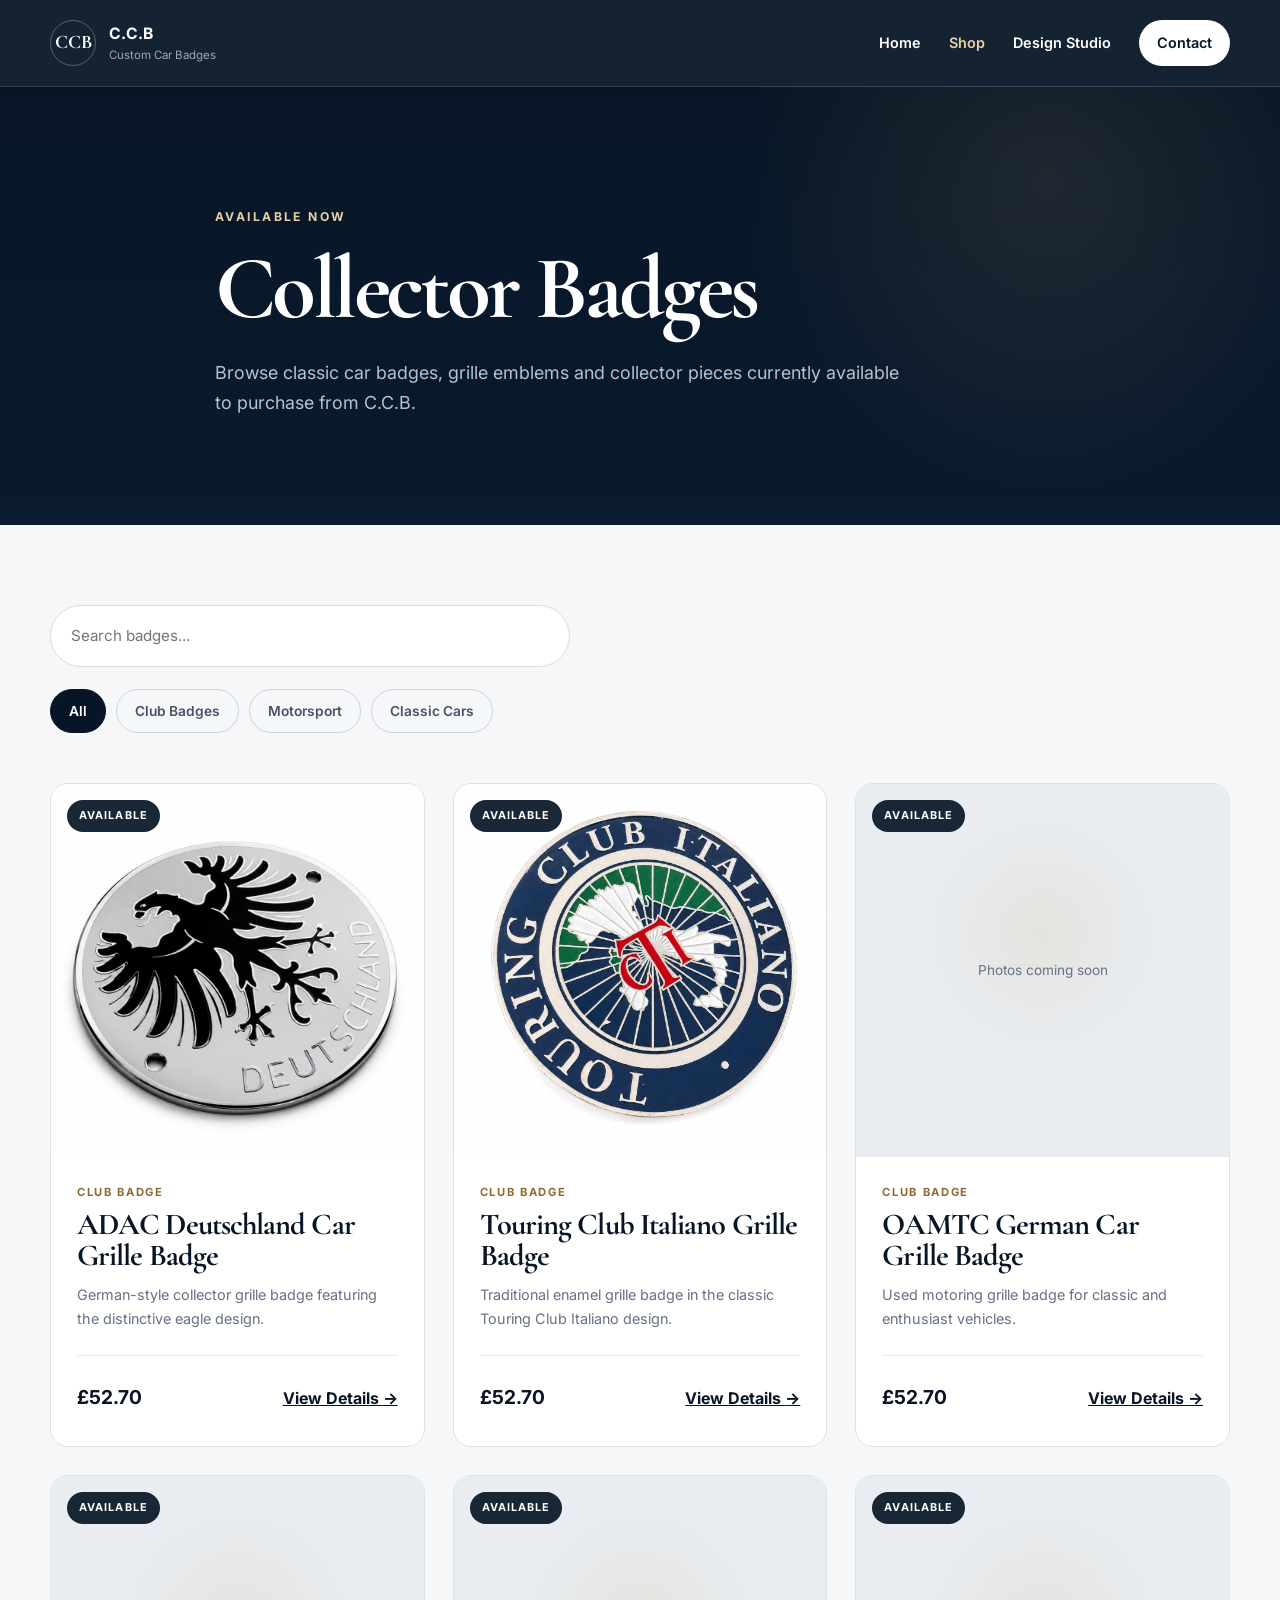
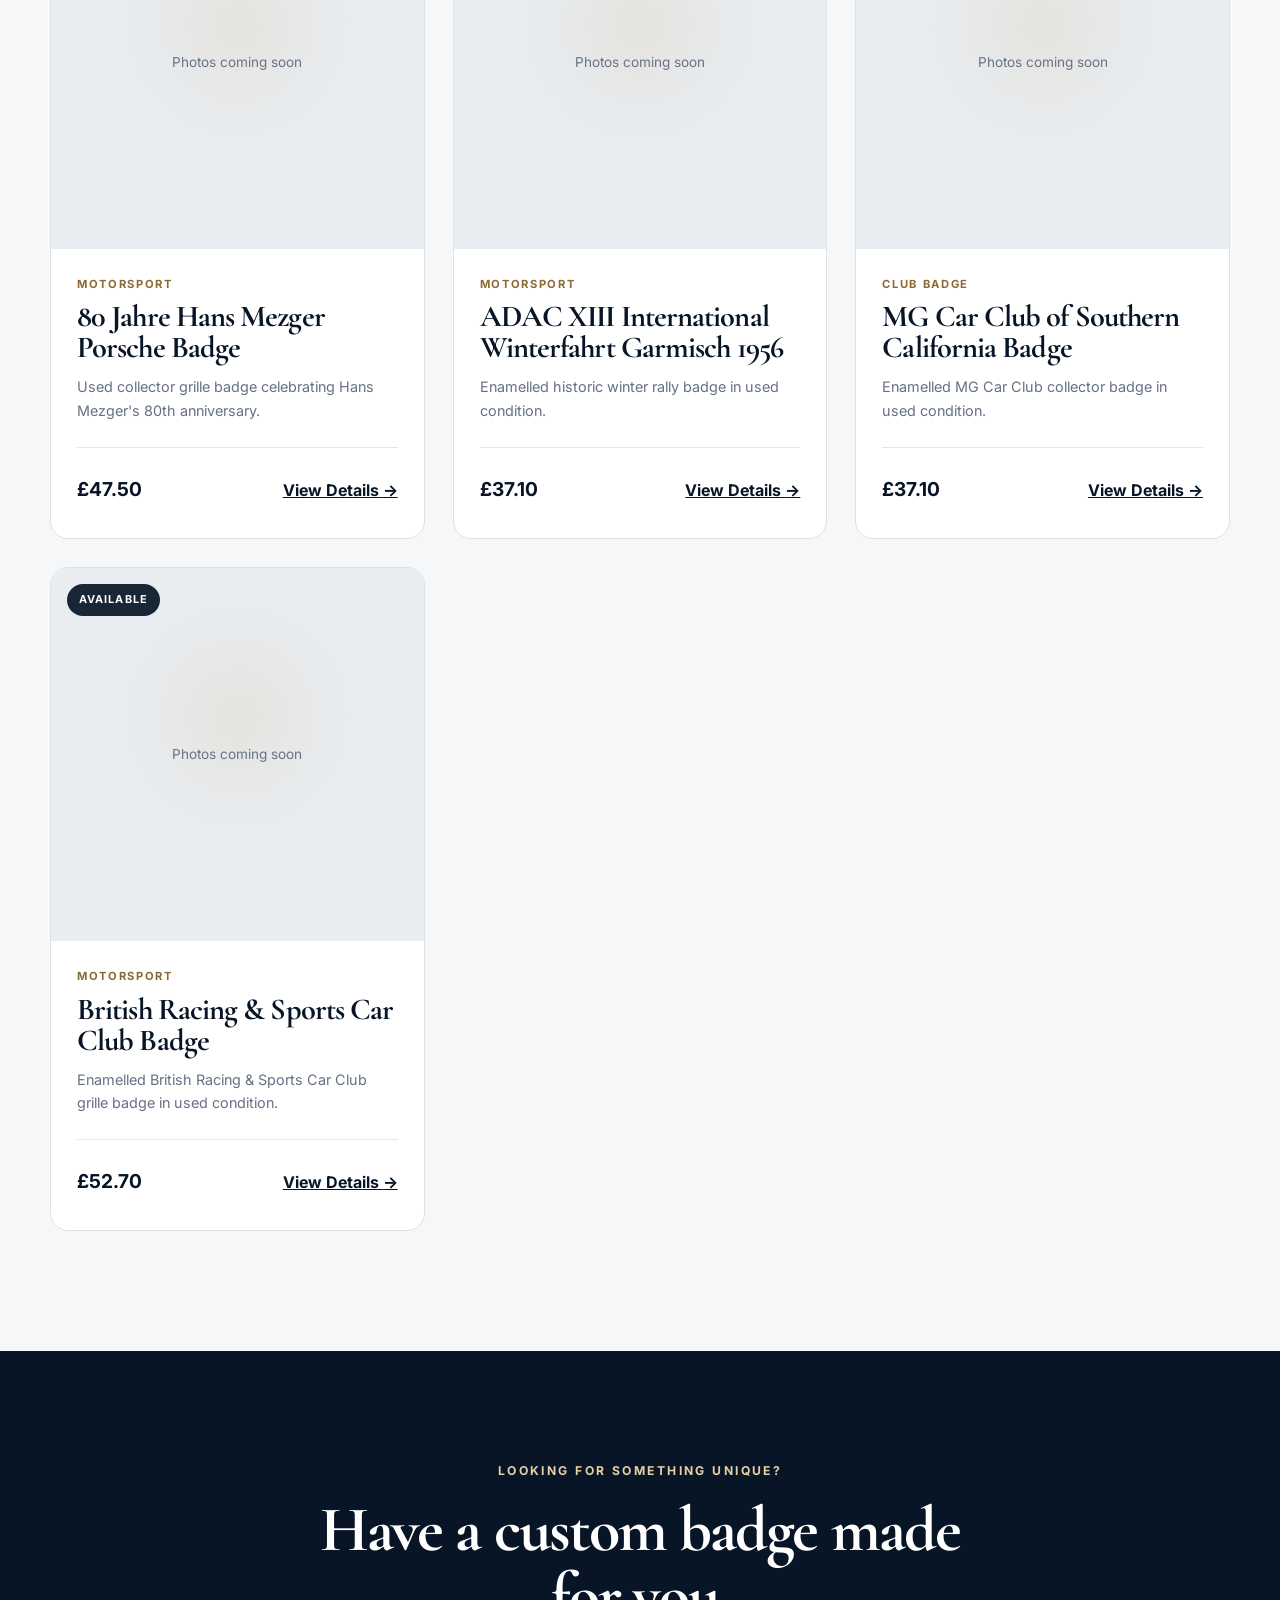
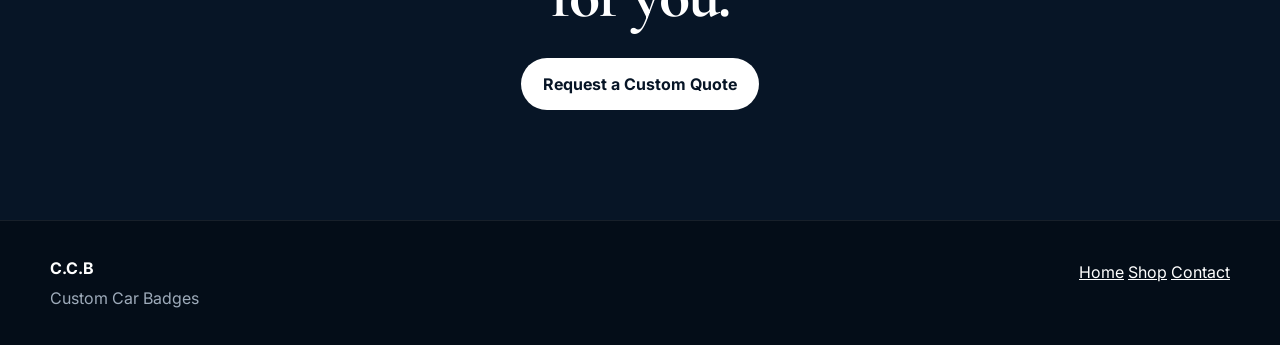
<file: shop.html>
<!DOCTYPE html>
<html lang="en">

<head>
  <meta charset="UTF-8">
  <meta name="viewport" content="width=device-width, initial-scale=1.0">

  <title>Shop | C.C.B</title>

  <meta
    name="description"
    content="Browse available classic car badges and collector grille emblems from C.C.B."
  >

  <link rel="preconnect" href="https://fonts.googleapis.com">
  <link rel="preconnect" href="https://fonts.gstatic.com" crossorigin>

  <link
    href="https://fonts.googleapis.com/css2?family=Cormorant+Garamond:wght@600;700&family=Inter:wght@400;500;600;700&display=swap"
    rel="stylesheet"
  >

  <link rel="stylesheet" href="styles.css">
</head>

<body class="shop-page">

  <header class="site-header">
    <div class="container nav-wrap">

      <a class="brand" href="index.html">
        <span class="brand-mark">CCB</span>

        <span class="brand-copy">
          <strong>C.C.B</strong>
          <small>Custom Car Badges</small>
        </span>
      </a>

      <button
        class="menu-button"
        type="button"
        aria-expanded="false"
        aria-controls="main-navigation"
      >
        Menu
      </button>

      <nav id="main-navigation" class="main-nav" aria-label="Main navigation">

  <a href="index.html">Home</a>

  <a href="shop.html" class="active-nav">
    Shop
  </a>

  <a href="design.html">
    Design Studio
  </a>

  <a href="index.html#contact" class="nav-cta">
    Contact
  </a>

</nav>

    </div>
  </header>


  <main>

    <section class="catalogue-hero">

      <div class="container catalogue-hero-inner">

        <p class="eyebrow">
          Available now
        </p>

        <h1>
          Collector Badges
        </h1>

        <p class="catalogue-intro">
          Browse classic car badges, grille emblems and collector pieces
          currently available to purchase from C.C.B.
        </p>

      </div>

    </section>


    <section class="catalogue-section">

      <div class="container">

        <div class="catalogue-tools">

          <div class="shop-search">
            <input
              id="shop-search"
              type="search"
              placeholder="Search badges..."
              aria-label="Search available badges"
            >
          </div>

          <div class="filter-buttons">

            <button
              class="filter-button active"
              data-filter="all"
              type="button"
            >
              All
            </button>

            <button
              class="filter-button"
              data-filter="club"
              type="button"
            >
              Club Badges
            </button>

            <button
              class="filter-button"
              data-filter="motorsport"
              type="button"
            >
              Motorsport
            </button>

            <button
              class="filter-button"
              data-filter="classic"
              type="button"
            >
              Classic Cars
            </button>

          </div>

        </div>


        <div class="luxury-product-grid">


          <!-- 1. ADAC DEUTSCHLAND -->

          <article
            class="luxury-product-card"
            data-category="club classic"
            data-name="adac deutschland car grille badge"
          >

            <div class="luxury-product-image">

              <img
                src="images/1.JPG"
                alt="ADAC Deutschland car grille badge"
              >

              <span class="availability-badge">
                Available
              </span>

            </div>

            <div class="luxury-product-info">

              <p class="product-category">
                Club Badge
              </p>

              <h2>
                ADAC Deutschland Car Grille Badge
              </h2>

              <p class="product-summary">
                German-style collector grille badge featuring the distinctive eagle design.
              </p>

              <div class="luxury-product-footer">

                <span class="product-price">
                  £52.70
                </span>

                <a
                  href="Deutschland.html"
                  class="view-product-button"
                >
                  View Details
                </a>

              </div>

            </div>

          </article>


          <!-- 2. TOURING CLUB ITALIANO -->

          <article
            class="luxury-product-card"
            data-category="club classic"
            data-name="touring club italiano grille badge"
          >

            <div class="luxury-product-image">

              <img
                src="images/4.JPG"
                alt="Touring Club Italiano grille badge"
              >

              <span class="availability-badge">
                Available
              </span>

            </div>

            <div class="luxury-product-info">

              <p class="product-category">
                Club Badge
              </p>

              <h2>
                Touring Club Italiano Grille Badge
              </h2>

              <p class="product-summary">
                Traditional enamel grille badge in the classic Touring Club Italiano design.
              </p>

              <div class="luxury-product-footer">

                <span class="product-price">
                  £52.70
                </span>

                <a
                  href="Touring-Club-Italiano.html"
                  class="view-product-button"
                >
                  View Details
                </a>

              </div>

            </div>

          </article>


          <!-- 3. OAMTC -->

          <article
            class="luxury-product-card"
            data-category="club classic"
            data-name="oamtc german car grille badge"
          >

            <div class="luxury-product-image">

              <div class="product-photo-placeholder">
                Photos coming soon
              </div>

              <span class="availability-badge">
                Available
              </span>

            </div>

            <div class="luxury-product-info">

              <p class="product-category">
                Club Badge
              </p>

              <h2>
                OAMTC German Car Grille Badge
              </h2>

              <p class="product-summary">
                Used motoring grille badge for classic and enthusiast vehicles.
              </p>

              <div class="luxury-product-footer">

                <span class="product-price">
                  £52.70
                </span>

                <a
                  href="oamtc-german.html"
                  class="view-product-button"
                >
                  View Details
                </a>

              </div>

            </div>

          </article>


          <!-- 4. HANS MEZGER -->

          <article
            class="luxury-product-card"
            data-category="motorsport classic"
            data-name="80 jahre hans mezger porsche badge"
          >

            <div class="luxury-product-image">

              <div class="product-photo-placeholder">
                Photos coming soon
              </div>

              <span class="availability-badge">
                Available
              </span>

            </div>

            <div class="luxury-product-info">

              <p class="product-category">
                Motorsport
              </p>

              <h2>
                80 Jahre Hans Mezger Porsche Badge
              </h2>

              <p class="product-summary">
                Used collector grille badge celebrating Hans Mezger's 80th anniversary.
              </p>

              <div class="luxury-product-footer">

                <span class="product-price">
                  £47.50
                </span>

                <a
                  href="hans-mezger-80.html"
                  class="view-product-button"
                >
                  View Details
                </a>

              </div>

            </div>

          </article>


          <!-- 5. ADAC WINTERFAHRT 1956 -->

          <article
            class="luxury-product-card"
            data-category="motorsport classic"
            data-name="adac xiii international winterfahrt garmisch 1956 badge"
          >

            <div class="luxury-product-image">

              <div class="product-photo-placeholder">
                Photos coming soon
              </div>

              <span class="availability-badge">
                Available
              </span>

            </div>

            <div class="luxury-product-info">

              <p class="product-category">
                Motorsport
              </p>

              <h2>
                ADAC XIII International Winterfahrt Garmisch 1956
              </h2>

              <p class="product-summary">
                Enamelled historic winter rally badge in used condition.
              </p>

              <div class="luxury-product-footer">

                <span class="product-price">
                  £37.10
                </span>

                <a
                  href="adac-winterfahrt-1956.html"
                  class="view-product-button"
                >
                  View Details
                </a>

              </div>

            </div>

          </article>


          <!-- 6. MG CAR CLUB SOUTHERN CALIFORNIA -->

          <article
            class="luxury-product-card"
            data-category="club classic"
            data-name="mg car club southern california enamelled badge"
          >

            <div class="luxury-product-image">

              <div class="product-photo-placeholder">
                Photos coming soon
              </div>

              <span class="availability-badge">
                Available
              </span>

            </div>

            <div class="luxury-product-info">

              <p class="product-category">
                Club Badge
              </p>

              <h2>
                MG Car Club of Southern California Badge
              </h2>

              <p class="product-summary">
                Enamelled MG Car Club collector badge in used condition.
              </p>

              <div class="luxury-product-footer">

                <span class="product-price">
                  £37.10
                </span>

                <a
                  href="mg-car-club-southern-california.html"
                  class="view-product-button"
                >
                  View Details
                </a>

              </div>

            </div>

          </article>


          <!-- 7. BRITISH RACING & SPORTS CAR CLUB -->

          <article
            class="luxury-product-card"
            data-category="club motorsport classic"
            data-name="british racing and sports car club grille badge"
          >

            <div class="luxury-product-image">

              <div class="product-photo-placeholder">
                Photos coming soon
              </div>

              <span class="availability-badge">
                Available
              </span>

            </div>

            <div class="luxury-product-info">

              <p class="product-category">
                Motorsport
              </p>

              <h2>
                British Racing & Sports Car Club Badge
              </h2>

              <p class="product-summary">
                Enamelled British Racing & Sports Car Club grille badge in used condition.
              </p>

              <div class="luxury-product-footer">

                <span class="product-price">
                  £52.70
                </span>

                <a
                  href="british-racing-sports-car-club.html"
                  class="view-product-button"
                >
                  View Details
                </a>

              </div>

            </div>

          </article>


        </div>

      </div>

    </section>


    <section class="shop-cta">

      <div class="container shop-cta-inner">

        <p class="eyebrow">
          Looking for something unique?
        </p>

        <h2>
          Have a custom badge made for you.
        </h2>

        <a
          href="index.html#contact"
          class="button button-primary"
        >
          Request a Custom Quote
        </a>

      </div>

    </section>

  </main>


  <footer class="site-footer">

    <div class="container footer-row">

      <div>
        <strong>C.C.B</strong>
        <p>Custom Car Badges</p>
      </div>

      <div class="footer-right">
        <a href="index.html">Home</a>
        <a href="shop.html">Shop</a>
        <a href="index.html#contact">Contact</a>
      </div>

    </div>

  </footer>


  <script>

    const shopSearch =
      document.querySelector("#shop-search");

    const filterButtons =
      document.querySelectorAll(".filter-button");

    const productCards =
      document.querySelectorAll(".luxury-product-card");

    let activeFilter = "all";


    function filterProducts() {

      const searchText =
        shopSearch.value.toLowerCase().trim();

      productCards.forEach((card) => {

        const name =
          card.dataset.name.toLowerCase();

        const category =
          card.dataset.category.toLowerCase();

        const matchesSearch =
          name.includes(searchText);

        const matchesCategory =
          activeFilter === "all" ||
          category.includes(activeFilter);

        if (matchesSearch && matchesCategory) {
          card.classList.remove("hidden-product");
        } else {
          card.classList.add("hidden-product");
        }

      });

    }


    shopSearch.addEventListener(
      "input",
      filterProducts
    );


    filterButtons.forEach((button) => {

      button.addEventListener("click", () => {

        filterButtons.forEach((btn) => {
          btn.classList.remove("active");
        });

        button.classList.add("active");

        activeFilter =
          button.dataset.filter;

        filterProducts();

      });

    });

  </script>


</body>
</html>
</file>
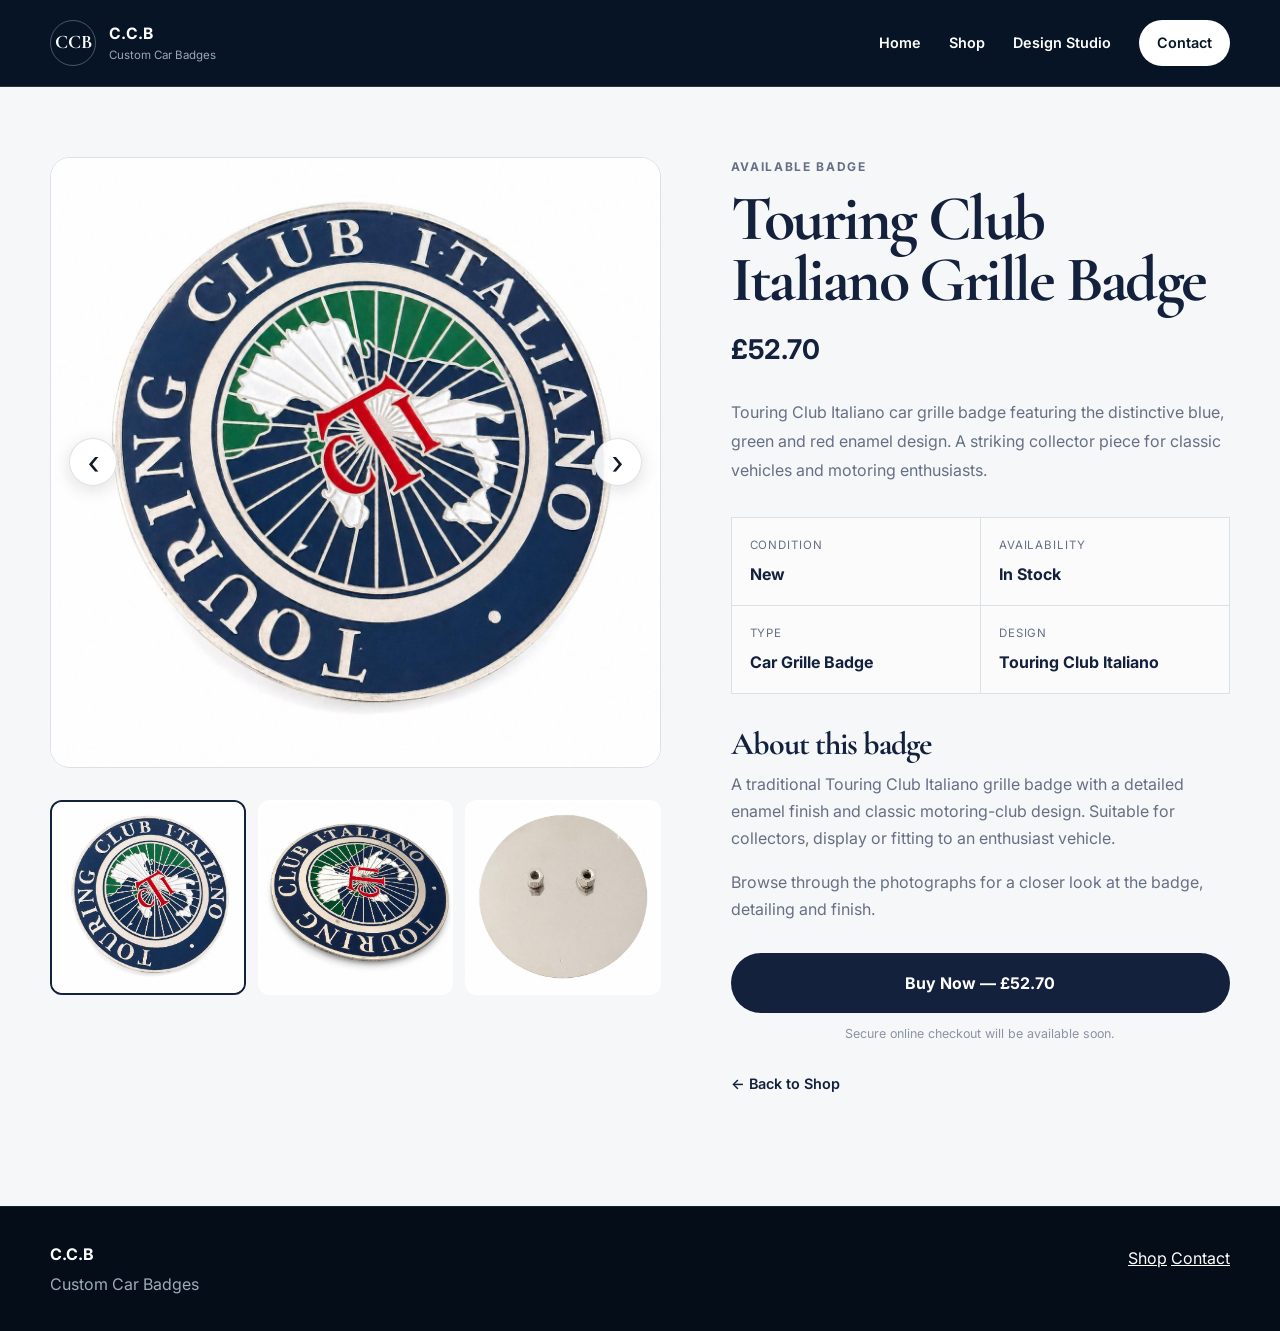
<file: Touring-Club-Italiano.html>
<!DOCTYPE html>
<html lang="en">

<head>
  <meta charset="UTF-8">
  <meta name="viewport" content="width=device-width, initial-scale=1.0">

  <title>Touring Club Italiano Grille Badge | C.C.B</title>

  <link rel="preconnect" href="https://fonts.googleapis.com">
  <link rel="preconnect" href="https://fonts.gstatic.com" crossorigin>

  <link
    href="https://fonts.googleapis.com/css2?family=Cormorant+Garamond:wght@600;700&family=Inter:wght@400;500;600;700&display=swap"
    rel="stylesheet"
  >

  <link rel="stylesheet" href="styles.css">

  <style>
    .product-page-section {
      padding: 70px 0 110px;
      background: #f6f7f9;
      color: #111827;
      min-height: 80vh;
    }

    .product-page-grid {
      display: grid;
      grid-template-columns: 1.1fr 0.9fr;
      gap: 70px;
      align-items: start;
    }

    .main-product-image {
      position: relative;
      overflow: hidden;
      background: #ffffff;
      border: 1px solid #dce1e8;
      border-radius: 20px;
    }

    .main-product-image img {
      display: block;
      width: 100%;
      aspect-ratio: 1 / 1;
      object-fit: contain;
      background: white;
    }

    .gallery-arrow {
      position: absolute;
      top: 50%;
      transform: translateY(-50%);
      z-index: 10;
      width: 48px;
      height: 48px;
      display: flex;
      align-items: center;
      justify-content: center;
      padding: 0;
      border: 1px solid rgba(0, 0, 0, 0.12);
      border-radius: 50%;
      background: rgba(255, 255, 255, 0.92);
      color: #111827;
      font-size: 34px;
      line-height: 1;
      cursor: pointer;
      box-shadow: 0 4px 18px rgba(0, 0, 0, 0.12);
    }

    .gallery-arrow-left {
      left: 18px;
    }

    .gallery-arrow-right {
      right: 18px;
    }

    .product-thumbnails {
      display: grid;
      grid-template-columns: repeat(3, 1fr);
      gap: 12px;
      margin-top: 14px;
    }

    .product-thumbnails img {
      display: block;
      width: 100%;
      aspect-ratio: 1 / 1;
      object-fit: cover;
      background: white;
      border: 2px solid transparent;
      border-radius: 12px;
      cursor: pointer;
    }

    .product-thumbnails img.active-thumbnail {
      border-color: #14213d;
    }

    .product-details {
      position: sticky;
      top: 110px;
    }

    .product-details .eyebrow {
      margin: 0 0 12px;
      color: #667085;
      font-size: 0.75rem;
      font-weight: 700;
      letter-spacing: 0.14em;
    }

    .product-details h1 {
      margin: 0 0 18px;
      color: #14213d;
      font-family: "Cormorant Garamond", serif;
      font-size: clamp(2.8rem, 5vw, 4.8rem);
      line-height: 0.95;
    }

    .product-page-price {
      margin: 0 0 25px;
      color: #14213d;
      font-size: 1.7rem;
      font-weight: 700;
    }

    .product-page-description {
      margin-bottom: 32px;
      color: #667085;
      line-height: 1.8;
    }

    .product-specs {
      display: grid;
      grid-template-columns: repeat(2, 1fr);
      margin-bottom: 34px;
      border-top: 1px solid #dce1e8;
      border-left: 1px solid #dce1e8;
    }

    .product-specs div {
      padding: 18px;
      border-right: 1px solid #dce1e8;
      border-bottom: 1px solid #dce1e8;
      background: rgba(255, 255, 255, 0.5);
    }

    .product-specs span {
      display: block;
      margin-bottom: 6px;
      color: #667085;
      font-size: 0.72rem;
      text-transform: uppercase;
      letter-spacing: 0.08em;
    }

    .product-specs strong {
      color: #14213d;
    }

    .product-notes {
      margin-bottom: 30px;
    }

    .product-notes h2 {
      margin-bottom: 10px;
      color: #14213d;
      font-family: "Cormorant Garamond", serif;
      font-size: 2rem;
    }

    .product-notes p {
      color: #667085;
      line-height: 1.7;
    }

    .product-buy-button {
      width: 100%;
      padding: 17px 24px;
      border: 0;
      border-radius: 999px;
      background: #14213d;
      color: white;
      font-size: 1rem;
      font-weight: 700;
      cursor: pointer;
    }

    .product-buy-note {
      margin: 11px 0 25px;
      color: #8a94a3;
      font-size: 0.78rem;
      text-align: center;
    }

    .back-to-shop {
      color: #14213d;
      font-size: 0.9rem;
      font-weight: 600;
      text-decoration: none;
    }

    @media (max-width: 900px) {
      .product-page-grid {
        grid-template-columns: 1fr;
        gap: 40px;
      }

      .product-details {
        position: static;
      }
    }

    @media (max-width: 600px) {
      .product-page-section {
        padding: 40px 0 70px;
      }

      .gallery-arrow {
        width: 42px;
        height: 42px;
        font-size: 30px;
      }

      .gallery-arrow-left {
        left: 10px;
      }

      .gallery-arrow-right {
        right: 10px;
      }

      .product-specs {
        grid-template-columns: 1fr;
      }
    }
  </style>

</head>

<body class="product-page">

  <header class="site-header">
    <div class="container nav-wrap">

      <a class="brand" href="index.html">
        <span class="brand-mark">CCB</span>

        <span class="brand-copy">
          <strong>C.C.B</strong>
          <small>Custom Car Badges</small>
        </span>
      </a>

      <nav class="main-nav">
        <a href="index.html">Home</a>
        <a href="shop.html">Shop</a>
        <a href="design.html">Design Studio</a>
        <a href="index.html#contact" class="nav-cta">Contact</a>
      </nav>

    </div>
  </header>

  <main>

    <section class="product-page-section">

      <div class="container product-page-grid">

        <div class="product-gallery">

          <div class="main-product-image">

            <button
              class="gallery-arrow gallery-arrow-left"
              type="button"
              onclick="previousProductImage()"
              aria-label="Previous product image"
            >
              ‹
            </button>

            <img
              id="main-product-photo"
              src="images/4.JPG"
              alt="Touring Club Italiano grille badge"
            >

            <button
              class="gallery-arrow gallery-arrow-right"
              type="button"
              onclick="nextProductImage()"
              aria-label="Next product image"
            >
              ›
            </button>

          </div>
<div class="product-thumbnails">

  <img
    src="images/4.JPG"
    alt="Touring Club Italiano badge front view"
    class="active-thumbnail"
    onclick="selectProductImage(0)"
  >

  <img
    src="images/2.JPG"
    alt="Touring Club Italiano badge additional view"
    onclick="selectProductImage(1)"
  >

  <img
    src="images/5.JPG"
    alt="Touring Club Italiano badge additional view"
    onclick="selectProductImage(2)"
  >

</div>

        </div>

        <div class="product-details">

          <p class="eyebrow">
            AVAILABLE BADGE
          </p>

          <h1>
            Touring Club Italiano Grille Badge
          </h1>

          <p class="product-page-price">
            £52.70
          </p>

          <p class="product-page-description">
            Touring Club Italiano car grille badge featuring the
            distinctive blue, green and red enamel design. A striking
            collector piece for classic vehicles and motoring enthusiasts.
          </p>

          <div class="product-specs">

            <div>
              <span>Condition</span>
              <strong>New</strong>
            </div>

            <div>
              <span>Availability</span>
              <strong>In Stock</strong>
            </div>

            <div>
              <span>Type</span>
              <strong>Car Grille Badge</strong>
            </div>

            <div>
              <span>Design</span>
              <strong>Touring Club Italiano</strong>
            </div>

          </div>

          <div class="product-notes">

            <h2>
              About this badge
            </h2>

            <p>
              A traditional Touring Club Italiano grille badge with a
              detailed enamel finish and classic motoring-club design.
              Suitable for collectors, display or fitting to an enthusiast vehicle.
            </p>

            <p>
              Browse through the photographs for a closer look at the
              badge, detailing and finish.
            </p>

          </div>

          <button
            class="product-buy-button"
            type="button"
          >
            Buy Now — £52.70
          </button>

          <p class="product-buy-note">
            Secure online checkout will be available soon.
          </p>

          <a
            href="shop.html"
            class="back-to-shop"
          >
            ← Back to Shop
          </a>

        </div>

      </div>

    </section>

  </main>

  <footer class="site-footer">

    <div class="container footer-row">

      <div>
        <strong>C.C.B</strong>
        <p>Custom Car Badges</p>
      </div>

      <div class="footer-right">
        <a href="shop.html">Shop</a>
        <a href="index.html#contact">Contact</a>
      </div>

    </div>

  </footer>

  <script>

    const productImages = [
      "images/4.JPG",
      "images/2.JPG",
      "images/5.JPG"
    ];

    let currentImageIndex = 0;

    const mainProductPhoto =
      document.getElementById("main-product-photo");

    const thumbnails =
      document.querySelectorAll(".product-thumbnails img");

    function showProductImage(index) {

      currentImageIndex = index;

      mainProductPhoto.src =
        productImages[currentImageIndex];

      thumbnails.forEach((thumbnail, thumbnailIndex) => {

        if (thumbnailIndex === currentImageIndex) {
          thumbnail.classList.add("active-thumbnail");
        } else {
          thumbnail.classList.remove("active-thumbnail");
        }

      });

    }

    function nextProductImage() {

      currentImageIndex++;

      if (currentImageIndex >= productImages.length) {
        currentImageIndex = 0;
      }

      showProductImage(currentImageIndex);

    }

    function previousProductImage() {

      currentImageIndex--;

      if (currentImageIndex < 0) {
        currentImageIndex = productImages.length - 1;
      }

      showProductImage(currentImageIndex);

    }

    function selectProductImage(index) {
      showProductImage(index);
    }

  </script>

</body>

</html>
</file>
<file: styles.css>
:root{--navy:#071526;--navy-soft:#0c1d31;--navy-light:#132942;--white:#fff;--offwhite:#f6f7f9;--text:#111827;--muted:#667085;--line:#d9dee6;--light-line:rgba(255,255,255,.15);--accent:#c9a86a;--accent-soft:#e5d1a5;--shadow:0 22px 60px rgba(6,18,33,.14);--radius:18px;--container:1180px}*{box-sizing:border-box}html{scroll-behavior:smooth}body{margin:0;background:var(--navy);color:var(--white);font-family:"Inter",Arial,sans-serif;line-height:1.65}img{display:block;max-width:100%}a{color:inherit}button,input,textarea{font:inherit}h1,h2,h3,p{margin-top:0}h1,h2,h3{font-family:"Cormorant Garamond",Georgia,serif;line-height:1.02}h1{max-width:820px;margin-bottom:26px;font-size:clamp(3.5rem,7vw,7rem);letter-spacing:-.04em}h2{margin-bottom:20px;font-size:clamp(2.6rem,5vw,4.8rem);letter-spacing:-.03em}h3{margin-bottom:10px;font-size:1.75rem}.container{width:min(calc(100% - 40px),var(--container));margin-inline:auto}.section{padding:105px 0}.section-white{background:var(--white);color:var(--text)}.section-offwhite{background:var(--offwhite);color:var(--text)}.section-navy{background:var(--navy);color:var(--white)}.eyebrow{margin-bottom:16px;color:var(--accent-soft);font-size:.76rem;font-weight:700;letter-spacing:.2em;text-transform:uppercase}.eyebrow.dark{color:#8b6a35}.section-heading{max-width:760px;margin-bottom:52px}.section-heading>p:last-child,.lead-dark{color:var(--muted);font-size:1.08rem}.section-navy .section-heading>p:last-child,.section-navy>.container>div>p{color:#b8c2cf}.site-header{position:sticky;z-index:100;top:0;background:rgba(7,21,38,.94);border-bottom:1px solid var(--light-line);backdrop-filter:blur(16px)}.nav-wrap{min-height:86px;display:flex;align-items:center;justify-content:space-between;gap:30px}.brand{display:inline-flex;align-items:center;gap:13px;text-decoration:none}.brand-mark{width:46px;height:46px;display:grid;place-items:center;border:1px solid rgba(255,255,255,.28);border-radius:50%;font-family:"Cormorant Garamond",Georgia,serif;font-size:1.2rem;font-weight:700}.brand-copy strong,.brand-copy small{display:block}.brand-copy strong{font-size:.98rem;letter-spacing:.02em}.brand-copy small{color:#9aa8b7;font-size:.72rem}.main-nav{display:flex;align-items:center;gap:28px}.main-nav a{font-size:.9rem;font-weight:600;text-decoration:none}.main-nav a:hover{color:var(--accent-soft)}.nav-cta{padding:11px 18px;background:var(--white);color:var(--navy);border-radius:999px}.main-nav .nav-cta:hover{background:#edf1f5;color:var(--navy)}.menu-button{display:none}.hero{position:relative;overflow:hidden;padding:110px 0 125px;background:radial-gradient(circle at 85% 20%,rgba(201,168,106,.12),transparent 26%),linear-gradient(180deg,#071526 0%,#0a1b2f 100%)}.hero-grid{position:relative;z-index:1;display:grid;grid-template-columns:1.08fr .92fr;align-items:center;gap:70px}.hero-text{max-width:650px;margin-bottom:34px;color:#c1cad5;font-size:1.16rem}.button-row{display:flex;flex-wrap:wrap;gap:14px;margin-bottom:34px}.button{min-height:52px;display:inline-flex;align-items:center;justify-content:center;padding:13px 22px;border:0;border-radius:999px;cursor:pointer;font-weight:700;text-decoration:none}.button-primary{background:var(--white);color:var(--navy)}.button-primary:hover{background:#edf1f5}.button-secondary{background:transparent;color:var(--white);border:1px solid rgba(255,255,255,.28)}.button-secondary:hover{background:rgba(255,255,255,.06)}.trust-row{display:flex;flex-wrap:wrap;gap:10px 22px;color:#aeb9c5;font-size:.88rem}.trust-row span::before{content:"•";margin-right:9px;color:var(--accent)}.hero-visual{padding:14px;background:rgba(255,255,255,.04);border:1px solid rgba(255,255,255,.12);border-radius:26px;box-shadow:0 30px 80px rgba(0,0,0,.26)}.image-placeholder{min-height:260px;display:grid;place-items:center;padding:24px;background:linear-gradient(135deg,rgba(255,255,255,.06),rgba(201,168,106,.09)),#0d2035;border:1px dashed rgba(229,209,165,.45);border-radius:var(--radius);color:#cfd7e1;text-align:center}.image-placeholder-large{min-height:590px}.feature-grid{display:grid;grid-template-columns:repeat(3,1fr);gap:24px}.feature-card{padding:34px;background:var(--white);border:1px solid var(--line);border-radius:var(--radius);box-shadow:0 12px 32px rgba(10,29,49,.05)}.feature-card p{margin-bottom:0;color:var(--muted)}.feature-number{display:inline-block;margin-bottom:42px;color:#9b7a44;font-size:.8rem;font-weight:700;letter-spacing:.12em}.process-grid{padding:0;margin:0;display:grid;grid-template-columns:repeat(3,1fr);gap:1px;list-style:none;background:rgba(255,255,255,.12);border:1px solid rgba(255,255,255,.12)}.process-grid li{min-height:245px;padding:30px;background:var(--navy-soft)}.process-number{display:inline-block;margin-bottom:60px;color:var(--accent-soft);font-size:.8rem;font-weight:700;letter-spacing:.12em}.process-grid p{margin-bottom:0;color:#aeb9c5}.order-grid{display:grid;grid-template-columns:.85fr 1.15fr;gap:90px}.order-steps{display:grid;gap:18px}.order-steps article{display:grid;grid-template-columns:54px 1fr;gap:20px;padding:28px;background:var(--white);border:1px solid var(--line);border-radius:var(--radius);box-shadow:0 10px 28px rgba(10,29,49,.05)}.order-steps article>span{width:48px;height:48px;display:grid;place-items:center;background:var(--navy);color:var(--white);border-radius:50%;font-weight:700}.order-steps p{margin-bottom:0;color:var(--muted)}.gallery-grid{display:grid;grid-template-columns:repeat(3,1fr);gap:18px}.gallery-grid .image-placeholder{aspect-ratio:4/3;min-height:0;background:linear-gradient(135deg,rgba(7,21,38,.04),rgba(201,168,106,.12)),#f4f6f8;border-color:#c7ced8;color:#5c6674}.contact-section{border-top:1px solid var(--light-line)}.contact-grid{display:grid;grid-template-columns:.85fr 1.15fr;gap:90px}.contact-meta{margin-top:30px}.contact-meta p{margin-bottom:8px;color:#b8c2cf}.quote-form{padding:34px;display:grid;grid-template-columns:repeat(2,1fr);gap:20px;background:var(--white);color:var(--text);border-radius:var(--radius);box-shadow:0 30px 80px rgba(0,0,0,.28)}.quote-form label{display:grid;gap:8px;font-size:.86rem;font-weight:700}.quote-form input,.quote-form textarea{width:100%;padding:13px 14px;background:#fbfcfd;color:var(--text);border:1px solid var(--line);border-radius:10px}.quote-form input:focus,.quote-form textarea:focus{outline:3px solid rgba(19,41,66,.12);border-color:#8292a6}.quote-form .button-primary{background:var(--navy);color:var(--white)}.quote-form .button-primary:hover{background:var(--navy-light)}.full-width{grid-column:1/-1}.form-message{margin:0;color:var(--navy);font-weight:700}.site-footer{padding:34px 0;background:#040d18;color:#9eabba;border-top:1px solid rgba(255,255,255,.08)}.footer-row{display:flex;justify-content:space-between;gap:30px}.footer-row strong{color:var(--white)}.footer-row p{margin:3px 0 0}.footer-right{text-align:right}.footer-right a{display:inline-block;margin-top:4px;color:var(--white)}@media(max-width:900px){.menu-button{display:inline-flex;padding:10px 14px;background:transparent;color:var(--white);border:1px solid rgba(255,255,255,.22);border-radius:999px;cursor:pointer;font-weight:700}.main-nav{position:absolute;top:86px;right:20px;left:20px;display:none;flex-direction:column;align-items:stretch;padding:20px;background:var(--navy-soft);border:1px solid rgba(255,255,255,.14);border-radius:var(--radius);box-shadow:0 26px 70px rgba(0,0,0,.35)}.main-nav.is-open{display:flex}.main-nav a{padding:10px}.nav-cta{text-align:center}.hero-grid,.order-grid,.contact-grid{grid-template-columns:1fr;gap:52px}.feature-grid,.process-grid,.gallery-grid{grid-template-columns:repeat(2,1fr)}.image-placeholder-large{min-height:430px}}@media(max-width:620px){.container{width:min(calc(100% - 28px),var(--container))}.section{padding:76px 0}.hero{padding:70px 0 86px}h1{font-size:clamp(3.2rem,15vw,4.8rem)}.feature-grid,.process-grid,.gallery-grid,.quote-form{grid-template-columns:1fr}.full-width{grid-column:auto}.image-placeholder-large{min-height:330px}.footer-row{flex-direction:column}.footer-right{text-align:left}}
/* ------------------------------
   SHOP PAGE
------------------------------ */
/* =====================================
   PREMIUM SHOP / COLLECTOR CATALOGUE
===================================== */

.shop-page {
  background: var(--offwhite);
}


/* HERO */

.catalogue-hero {
  padding: 120px 0 90px;

  background:
    radial-gradient(
      circle at 82% 22%,
      rgba(201, 168, 106, 0.12),
      transparent 28%
    ),
    linear-gradient(
      180deg,
      #071526 0%,
      #0a1b2f 100%
    );

  color: white;
}

.catalogue-hero-inner {
  max-width: 850px;
}

.catalogue-hero h1 {
  margin-bottom: 24px;
}

.catalogue-intro {
  max-width: 700px;

  color: #b8c2cf;

  font-size: 1.12rem;
}


/* CATALOGUE AREA */

.catalogue-section {
  padding: 80px 0 120px;

  background: #f6f7f9;

  color: var(--text);
}


/* SEARCH + FILTERS */

.catalogue-tools {
  margin-bottom: 50px;
}

.shop-search {
  max-width: 520px;
  margin-bottom: 22px;
}

.shop-search input {
  width: 100%;

  padding: 17px 20px;

  background: white;

  border: 1px solid #d8dee7;

  border-radius: 999px;

  color: var(--text);

  font-size: 0.95rem;
}

.shop-search input:focus {
  outline: 3px solid rgba(7, 21, 38, 0.08);

  border-color: #8996a7;
}


.filter-buttons {
  display: flex;

  flex-wrap: wrap;

  gap: 10px;
}

.filter-button {
  padding: 10px 18px;

  background: transparent;

  border: 1px solid #ccd3dd;

  border-radius: 999px;

  cursor: pointer;

  color: #475467;

  font-size: 0.86rem;

  font-weight: 600;

  transition: 0.2s ease;
}

.filter-button:hover {
  border-color: var(--navy);

  color: var(--navy);
}

.filter-button.active {
  background: var(--navy);

  border-color: var(--navy);

  color: white;
}


/* PRODUCT GRID */

.luxury-product-grid {
  display: grid;

  grid-template-columns: repeat(3, 1fr);

  gap: 28px;
}


/* PRODUCT CARD */

.luxury-product-card {
  overflow: hidden;

  background: white;

  border: 1px solid #dce1e8;

  border-radius: 18px;

  transition:
    transform 0.25s ease,
    box-shadow 0.25s ease;
}

.luxury-product-card:hover {
  transform: translateY(-5px);

  box-shadow:
    0 24px 50px rgba(7, 21, 38, 0.12);
}


/* IMAGE */

.luxury-product-image {
  position: relative;

  aspect-ratio: 1 / 1;

  overflow: hidden;

  background: #eef1f4;
}

.luxury-product-image img {
  width: 100%;

  height: 100%;

  object-fit: cover;

  transition: transform 0.4s ease;
}

.luxury-product-card:hover
.luxury-product-image img {
  transform: scale(1.03);
}


/* TEMPORARY PLACEHOLDER */

.product-photo-placeholder {
  width: 100%;

  height: 100%;

  display: grid;

  place-items: center;

  background:
    radial-gradient(
      circle at 50% 40%,
      rgba(201, 168, 106, 0.14),
      transparent 45%
    ),
    #e9edf2;

  color: #687386;

  font-size: 0.85rem;
}


/* AVAILABLE LABEL */

.availability-badge {
  position: absolute;

  top: 16px;

  left: 16px;

  padding: 7px 12px;

  background: rgba(7, 21, 38, 0.92);

  color: white;

  border-radius: 999px;

  font-size: 0.68rem;

  font-weight: 700;

  letter-spacing: 0.1em;

  text-transform: uppercase;
}


/* PRODUCT TEXT */

.luxury-product-info {
  padding: 26px;
}

.product-category {
  margin-bottom: 8px;

  color: #8c6a34;

  font-size: 0.7rem;

  font-weight: 700;

  letter-spacing: 0.15em;

  text-transform: uppercase;
}

.luxury-product-info h2 {
  margin-bottom: 12px;

  color: var(--navy);

  font-size: 1.9rem;
}

.product-summary {
  margin-bottom: 24px;

  color: #667085;

  font-size: 0.9rem;
}


/* PRICE + BUTTON */

.luxury-product-footer {
  display: flex;

  align-items: center;

  justify-content: space-between;

  gap: 20px;

  padding-top: 20px;

  border-top: 1px solid #e4e7ec;
}

.product-price {
  color: var(--navy);

  font-size: 1.2rem;

  font-weight: 700;
}

.view-product-button {
  padding: 9px 0;

  background: none;

  border: 0;

  cursor: pointer;

  color: var(--navy);

  font-weight: 700;
}

.view-product-button::after {
  content: " →";
}

.view-product-button:hover {
  color: #8c6a34;
}


/* HIDDEN PRODUCTS WHEN FILTERING */

.luxury-product-card.hidden-product {
  display: none;
}


/* BOTTOM CTA */

.shop-cta {
  padding: 110px 0;

  background: var(--navy);

  text-align: center;
}

.shop-cta-inner {
  max-width: 720px;
}

.shop-cta h2 {
  margin-bottom: 30px;

  color: white;
}


/* NAVIGATION CURRENT PAGE */

.active-nav {
  color: var(--accent-soft) !important;
}


/* TABLET */

@media (max-width: 900px) {

  .luxury-product-grid {
    grid-template-columns: repeat(2, 1fr);
  }

}


/* MOBILE */

@media (max-width: 620px) {

  .catalogue-hero {
    padding: 80px 0 65px;
  }

  .catalogue-section {
    padding: 55px 0 80px;
  }

  .luxury-product-grid {
    grid-template-columns: 1fr;
  }

  .luxury-product-info {
    padding: 22px;
  }

  .filter-buttons {
    flex-wrap: nowrap;

    overflow-x: auto;

    padding-bottom: 5px;
  }

  .filter-button {
    flex: 0 0 auto;
  }

}

/* =====================================
   DESIGN STUDIO
===================================== */

.design-hero {
  padding: 110px 0 80px;

  background:
    radial-gradient(
      circle at 85% 20%,
      rgba(201, 168, 106, 0.10),
      transparent 28%
    ),
    linear-gradient(
      180deg,
      #071526 0%,
      #0a1b2f 100%
    );

  color: white;
}

.design-intro {
  max-width: 700px;
  color: #b8c2cf;
  font-size: 1.08rem;
}

.designer-section {
  padding: 90px 0 110px;
  background: #f6f7f9;
  color: var(--text);
}

.designer-layout {
  display: grid;
  grid-template-columns: 0.9fr 1.1fr;
  gap: 70px;
  align-items: start;
}


/* CONTROLS */

.designer-controls {
  padding: 34px;

  background: white;

  border: 1px solid #dce1e8;

  border-radius: 20px;

  box-shadow:
    0 18px 45px rgba(7, 21, 38, 0.08);
}

.designer-controls h2 {
  margin-bottom: 30px;
  color: var(--navy);
}

.designer-group {
  margin-bottom: 28px;
}

.designer-group label {
  display: block;

  margin-bottom: 10px;

  color: var(--navy);

  font-size: 0.86rem;

  font-weight: 700;
}

.designer-group input[type="text"],
.designer-group select {
  width: 100%;

  padding: 14px 15px;

  border: 1px solid #d8dee7;

  border-radius: 10px;

  background: white;

  color: var(--text);
}

.designer-group input[type="color"] {
  width: 100%;
  height: 52px;

  padding: 4px;

  border: 1px solid #d8dee7;

  border-radius: 10px;

  background: white;

  cursor: pointer;
}

.designer-button-row {
  display: flex;
  flex-wrap: wrap;
  gap: 10px;
}

.shape-button {
  padding: 11px 18px;

  border: 1px solid #cfd6df;

  border-radius: 999px;

  background: white;

  color: #475467;

  cursor: pointer;

  font-weight: 600;
}

.shape-button.active {
  background: var(--navy);
  color: white;
  border-color: var(--navy);
}


/* PREVIEW */

.designer-preview-panel {
  position: sticky;
  top: 110px;

  padding: 36px;

  background: var(--navy);

  border-radius: 24px;

  box-shadow:
    0 28px 70px rgba(7, 21, 38, 0.18);
}

.badge-stage {
  min-height: 520px;

  display: grid;
  place-items: center;

  margin: 25px 0;

  padding: 30px;

  background:
    radial-gradient(
      circle at center,
      rgba(255, 255, 255, 0.06),
      rgba(255, 255, 255, 0.015)
    );

  border: 1px solid rgba(255, 255, 255, 0.10);

  border-radius: 18px;
}


/* BADGE */

.badge-preview {
  width: 290px;
  height: 290px;

  display: grid;
  place-items: center;

  padding: 18px;

  background: #d7dce2;

  box-shadow:
    0 22px 40px rgba(0, 0, 0, 0.35);

  transition: 0.25s ease;
}

.badge-preview.round {
  border-radius: 50%;
}

.badge-preview.oval {
  width: 340px;
  height: 250px;
  border-radius: 50%;
}

.badge-preview.rectangle {
  width: 340px;
  height: 230px;
  border-radius: 22px;
}

.badge-inner {
  width: 100%;
  height: 100%;

  display: grid;
  place-items: center;

  padding: 20px;

  background: #0b2a4a;

  border-radius: inherit;

  border: 3px solid rgba(255,255,255,0.18);

  text-align: center;
}

#badge-preview-text {
  color: white;

  font-family: "Cormorant Garamond", Georgia, serif;

  font-size: clamp(1.5rem, 4vw, 2.6rem);

  font-weight: 700;

  letter-spacing: 0.06em;

  text-transform: uppercase;
}

.preview-note {
  margin-bottom: 24px;

  color: #aeb8c4;

  font-size: 0.84rem;
}


/* RESPONSIVE */

@media (max-width: 900px) {

  .designer-layout {
    grid-template-columns: 1fr;
  }

  .designer-preview-panel {
    position: static;
  }

}

@media (max-width: 620px) {

  .design-hero {
    padding: 80px 0 60px;
  }

  .designer-section {
    padding: 60px 0 80px;
  }

  .designer-controls,
  .designer-preview-panel {
    padding: 24px;
  }

  .badge-stage {
    min-height: 420px;
  }

  .badge-preview {
    width: 230px;
    height: 230px;
  }

  .badge-preview.oval {
    width: 260px;
    height: 190px;
  }

  .badge-preview.rectangle {
    width: 270px;
    height: 180px;
  }

}
/* =====================================
   INDIVIDUAL PRODUCT PAGE
===================================== */

.product-page-section {
  padding: 90px 0 120px;
  background: #f6f7f9;
  color: var(--text);
}

.product-page-grid {
  display: grid;
  grid-template-columns: 1.1fr 0.9fr;
  gap: 70px;
  align-items: start;
}

.product-gallery {
  display: grid;
  gap: 18px;
}

.main-product-image {
  overflow: hidden;
  background: white;
  border: 1px solid #dce1e8;
  border-radius: 20px;
}

.main-product-image img {
  width: 100%;
  aspect-ratio: 1 / 1;
  object-fit: cover;
}

.product-thumbnails {
  display: grid;
  grid-template-columns: repeat(3, 1fr);
  gap: 12px;
}

.product-thumbnails img {
  width: 100%;
  aspect-ratio: 1 / 1;
  object-fit: cover;

  border: 1px solid #dce1e8;
  border-radius: 12px;
}

.product-details {
  position: sticky;
  top: 110px;
}

.product-details h1 {
  margin-bottom: 18px;
  color: var(--navy);
  font-size: clamp(3rem, 5vw, 5rem);
}

.product-page-price {
  margin-bottom: 24px;

  color: var(--navy);

  font-size: 1.6rem;
  font-weight: 700;
}

.product-page-description {
  margin-bottom: 30px;

  color: #667085;

  font-size: 1rem;
}

.product-specs {
  display: grid;
  grid-template-columns: repeat(2, 1fr);

  margin-bottom: 34px;

  border-top: 1px solid #dce1e8;
  border-left: 1px solid #dce1e8;
}

.product-specs div {
  padding: 18px;

  border-right: 1px solid #dce1e8;
  border-bottom: 1px solid #dce1e8;
}

.product-specs span {
  display: block;

  margin-bottom: 5px;

  color: #667085;

  font-size: 0.75rem;

  text-transform: uppercase;
  letter-spacing: 0.08em;
}

.product-specs strong {
  color: var(--navy);
}

.product-notes {
  margin-bottom: 30px;
}

.product-notes h2 {
  color: var(--navy);
  font-size: 2rem;
}

.product-notes p {
  color: #667085;
}

.product-buy-button {
  width: 100%;

  padding: 16px 22px;

  background: var(--navy);

  color: white;

  border: 0;
  border-radius: 999px;

  cursor: pointer;

  font-weight: 700;
  font-size: 1rem;
}

.product-buy-button:hover {
  background: var(--navy-light);
}

.product-buy-note {
  margin-top: 10px;

  color: #8a94a3;

  font-size: 0.78rem;

  text-align: center;
}

@media (max-width: 900px) {
  .product-page-grid {
    grid-template-columns: 1fr;
  }

  .product-details {
    position: static;
  }
}

@media (max-width: 620px) {
  .product-page-section {
    padding: 60px 0 80px;
  }

  .product-specs {
    grid-template-columns: 1fr;
  }
}
/* ============================= */
/* ABOUT US */
/* ============================= */

.about-grid {
  display: grid;
  grid-template-columns: 0.8fr 1.2fr;
  gap: 80px;
  align-items: start;
}

.about-heading h2 {
  max-width: 500px;
}

.about-copy {
  max-width: 680px;
}

.about-copy p {
  font-size: 1.08rem;
  line-height: 1.8;
  margin: 0 0 20px;
  color: var(--text);
}

.about-copy .about-signoff {
  margin-top: 32px;
  font-family: "Cormorant Garamond", serif;
  font-size: 1.7rem;
  font-weight: 700;
  line-height: 1.2;
}

@media (max-width: 800px) {
  .about-grid {
    grid-template-columns: 1fr;
    gap: 30px;
  }
}
</file>
<file: product.css>
.product-page-section {
  padding: 70px 0 110px;
  background: #f6f7f9;
  color: #111827;
  min-height: 80vh;
}

.product-page-grid {
  display: grid;
  grid-template-columns: 1.1fr 0.9fr;
  gap: 70px;
  align-items: start;
}

.product-photo-coming {
  min-height: 560px;

  display: grid;
  place-items: center;

  background:
    radial-gradient(
      circle at center,
      rgba(201, 168, 106, 0.12),
      transparent 40%
    ),
    #e9edf2;

  border: 1px solid #dce1e8;
  border-radius: 20px;

  color: #667085;

  font-weight: 600;
}

.product-details {
  position: sticky;
  top: 110px;
}

.product-details .eyebrow {
  margin: 0 0 12px;

  color: #667085;

  font-size: 0.75rem;
  font-weight: 700;

  letter-spacing: 0.14em;
}

.product-details h1 {
  margin: 0 0 18px;

  color: #14213d;

  font-family: "Cormorant Garamond", serif;

  font-size: clamp(2.8rem, 5vw, 4.8rem);

  line-height: 0.95;
}

.product-page-price {
  margin: 0 0 25px;

  color: #14213d;

  font-size: 1.7rem;
  font-weight: 700;
}

.product-page-description {
  margin-bottom: 32px;

  color: #667085;

  line-height: 1.8;
}

.product-specs {
  display: grid;
  grid-template-columns: repeat(2, 1fr);

  margin-bottom: 34px;

  border-top: 1px solid #dce1e8;
  border-left: 1px solid #dce1e8;
}

.product-specs div {
  padding: 18px;

  border-right: 1px solid #dce1e8;
  border-bottom: 1px solid #dce1e8;

  background: rgba(255, 255, 255, 0.5);
}

.product-specs span {
  display: block;

  margin-bottom: 6px;

  color: #667085;

  font-size: 0.72rem;

  text-transform: uppercase;
  letter-spacing: 0.08em;
}

.product-specs strong {
  color: #14213d;
}

.product-notes {
  margin-bottom: 30px;
}

.product-notes h2 {
  margin-bottom: 10px;

  color: #14213d;

  font-family: "Cormorant Garamond", serif;

  font-size: 2rem;
}

.product-notes p {
  color: #667085;
  line-height: 1.7;
}

.product-buy-button {
  width: 100%;

  padding: 17px 24px;

  border: 0;
  border-radius: 999px;

  background: #14213d;
  color: white;

  font-size: 1rem;
  font-weight: 700;

  cursor: pointer;
}

.product-buy-note {
  margin: 11px 0 25px;

  color: #8a94a3;

  font-size: 0.78rem;

  text-align: center;
}

.back-to-shop {
  color: #14213d;

  font-size: 0.9rem;
  font-weight: 600;

  text-decoration: none;
}

@media (max-width: 900px) {

  .product-page-grid {
    grid-template-columns: 1fr;
  }

  .product-details {
    position: static;
  }

}

@media (max-width: 600px) {

  .product-page-section {
    padding: 40px 0 70px;
  }

  .product-photo-coming {
    min-height: 400px;
  }

  .product-specs {
    grid-template-columns: 1fr;
  }

}
</file>
